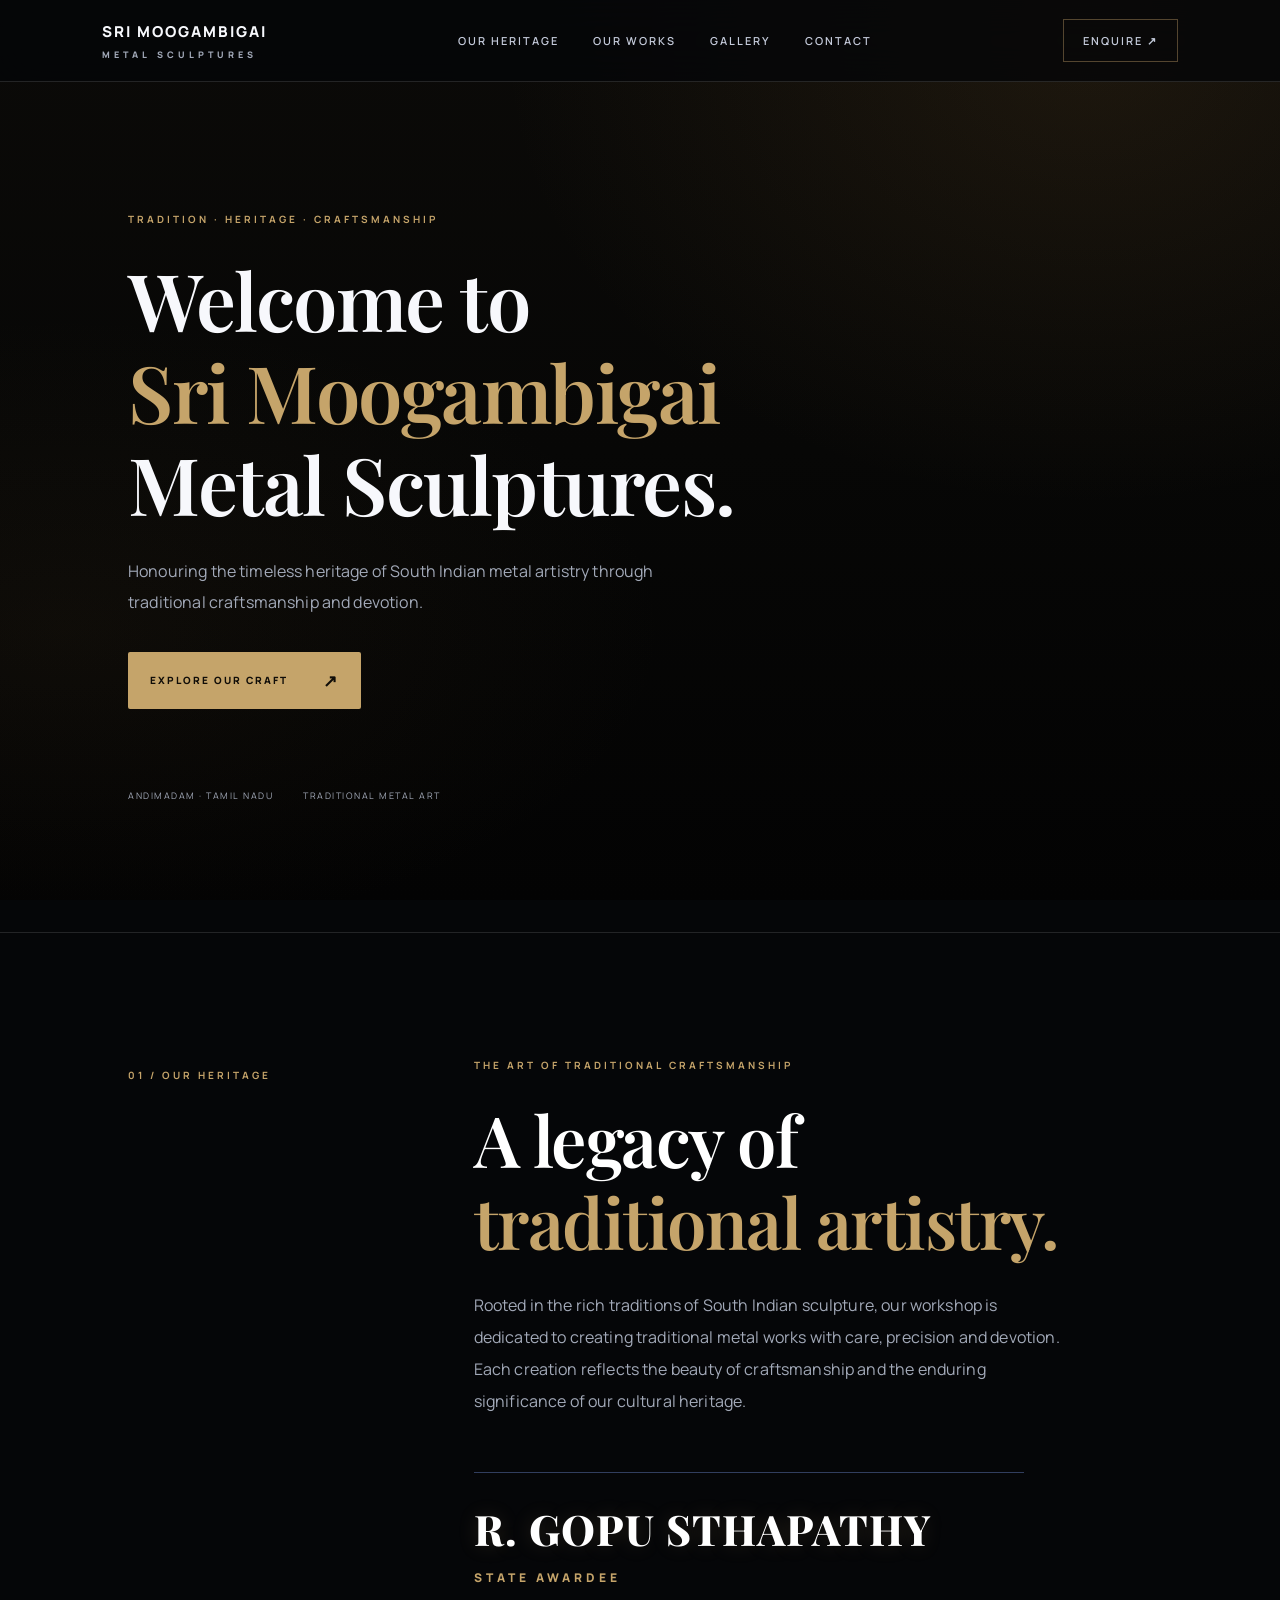
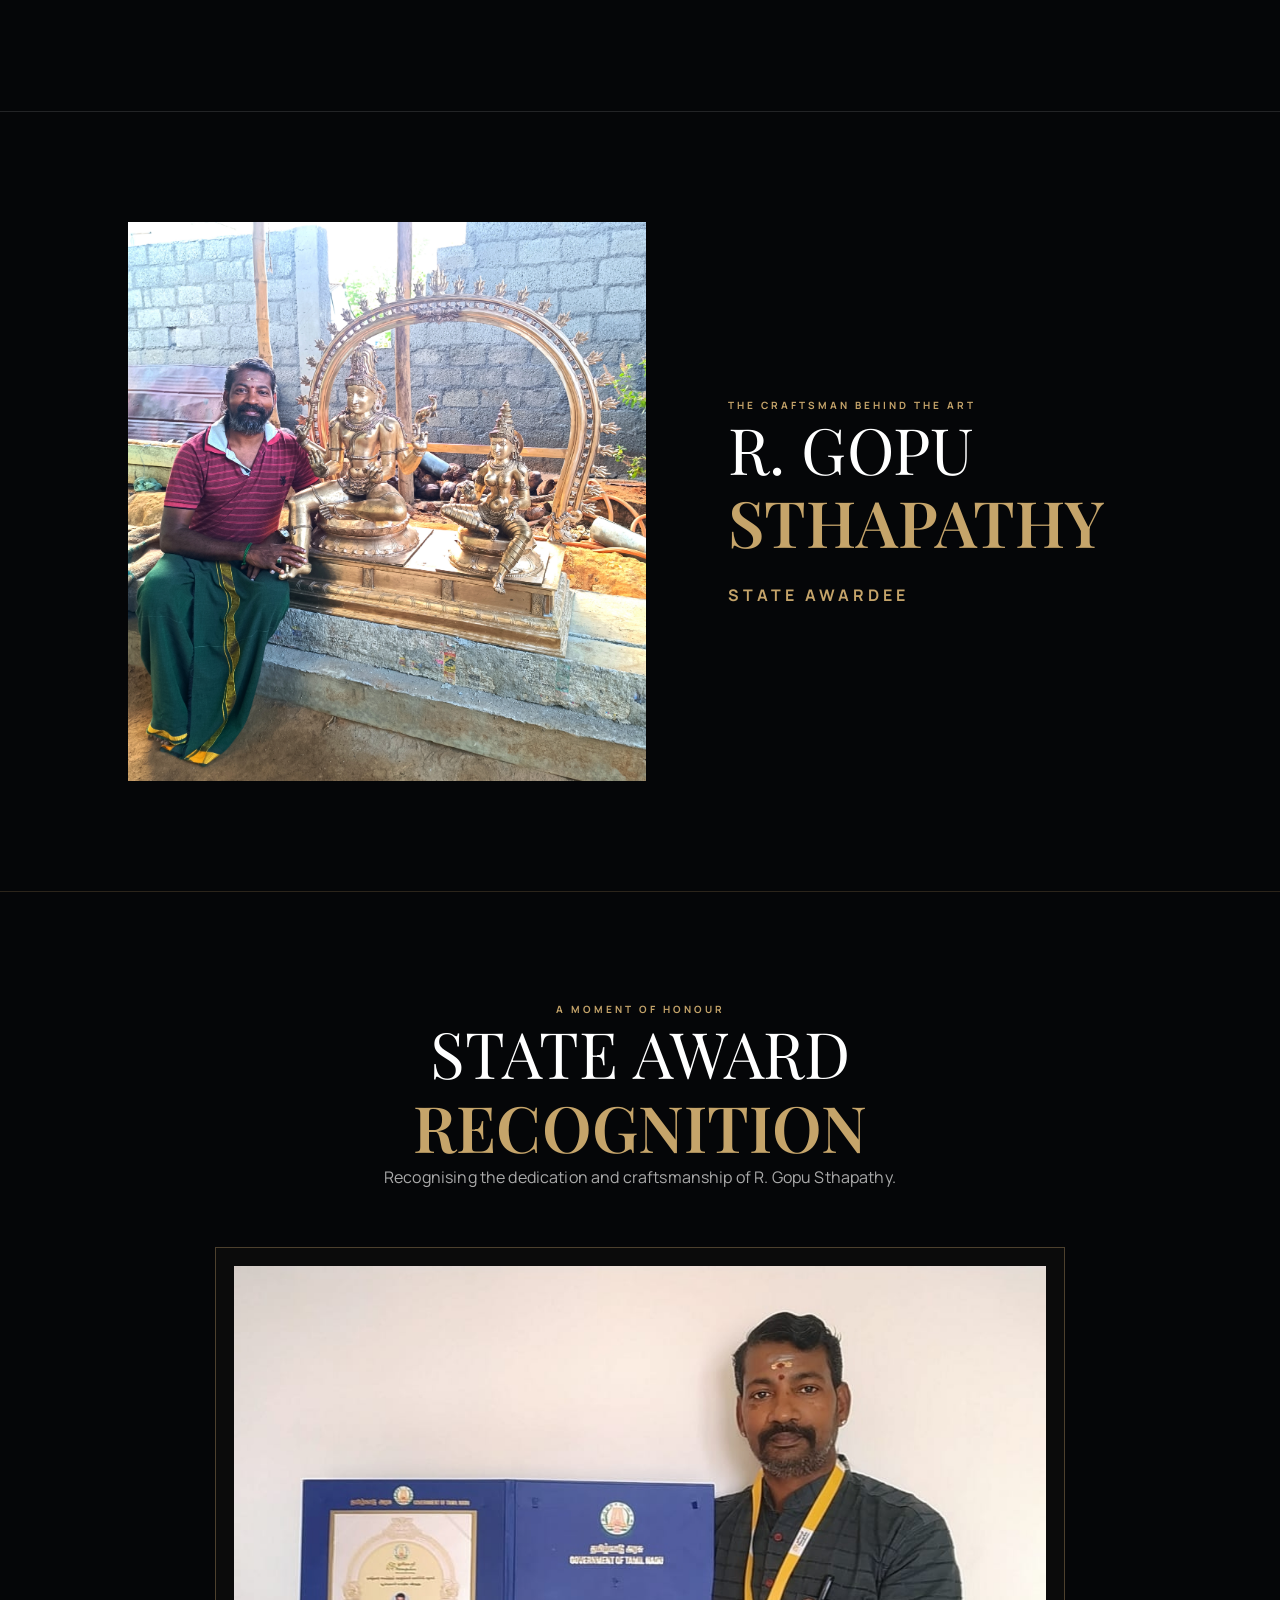
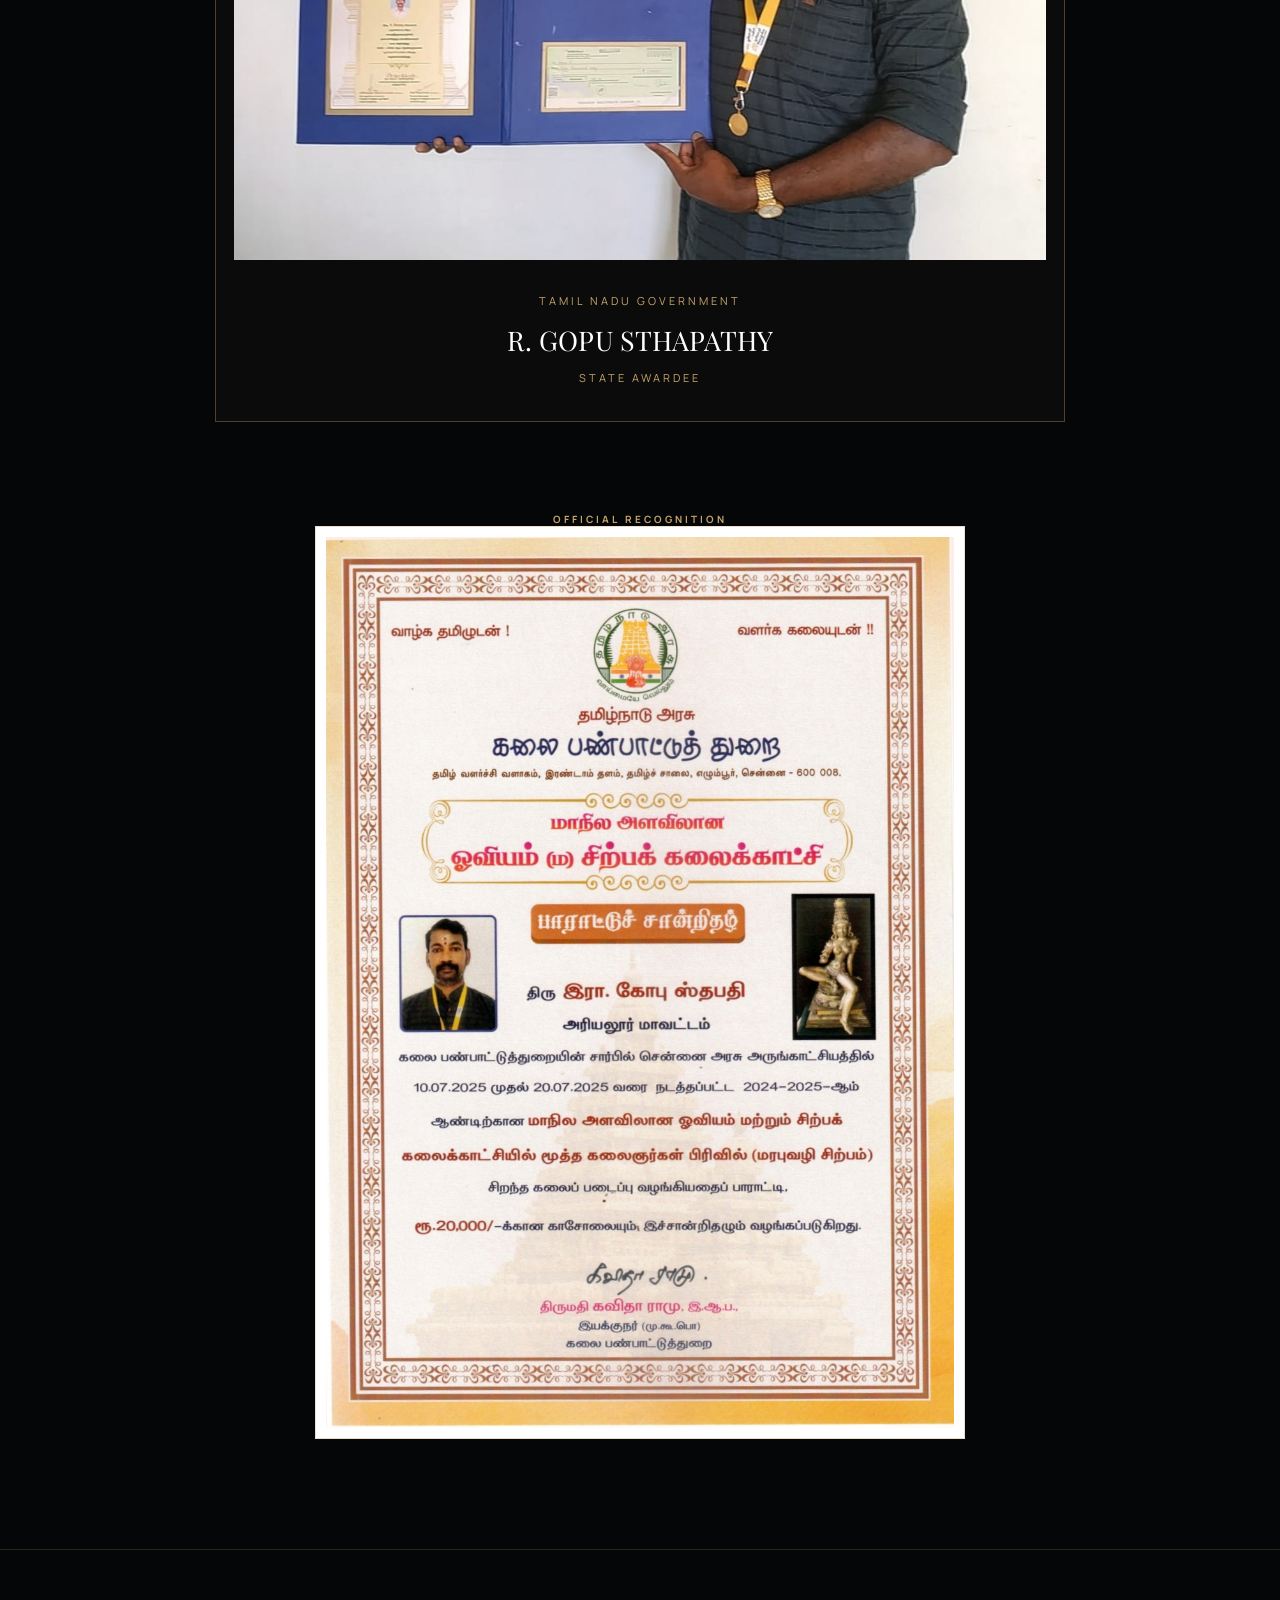
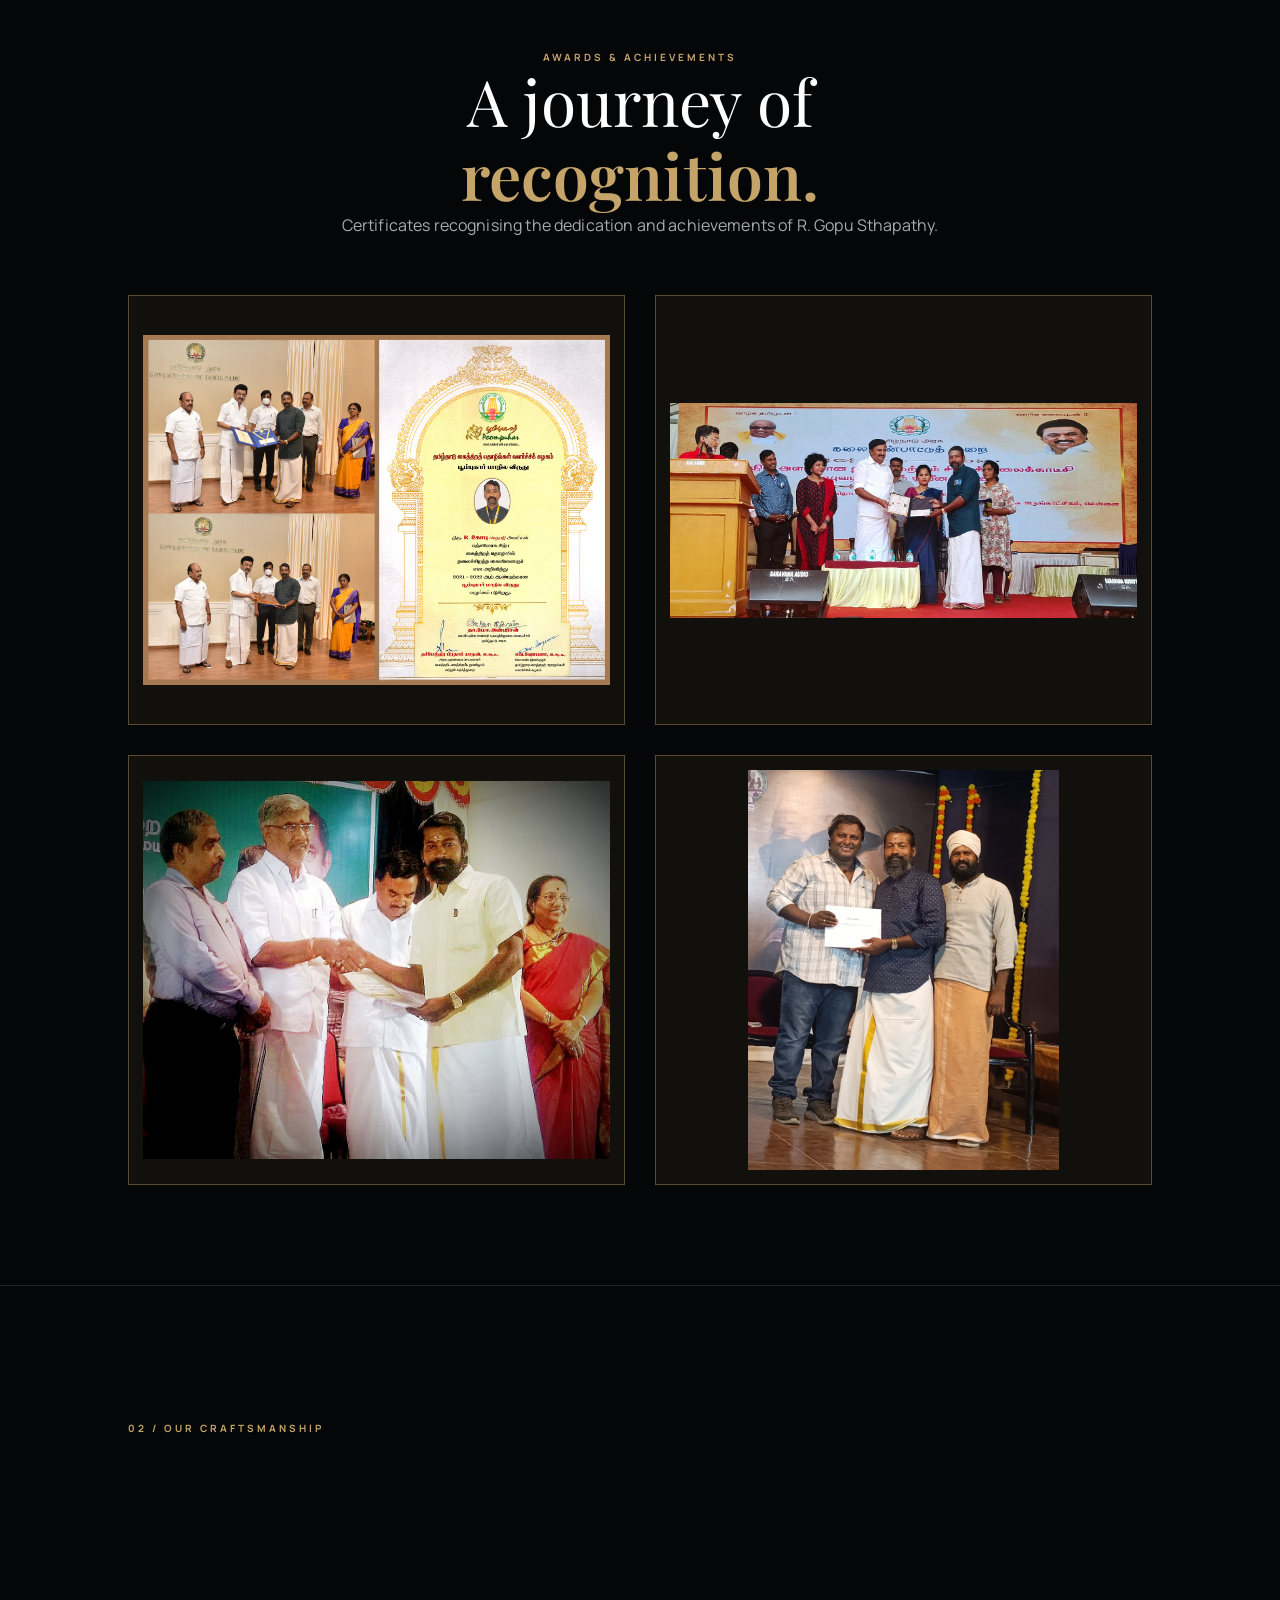
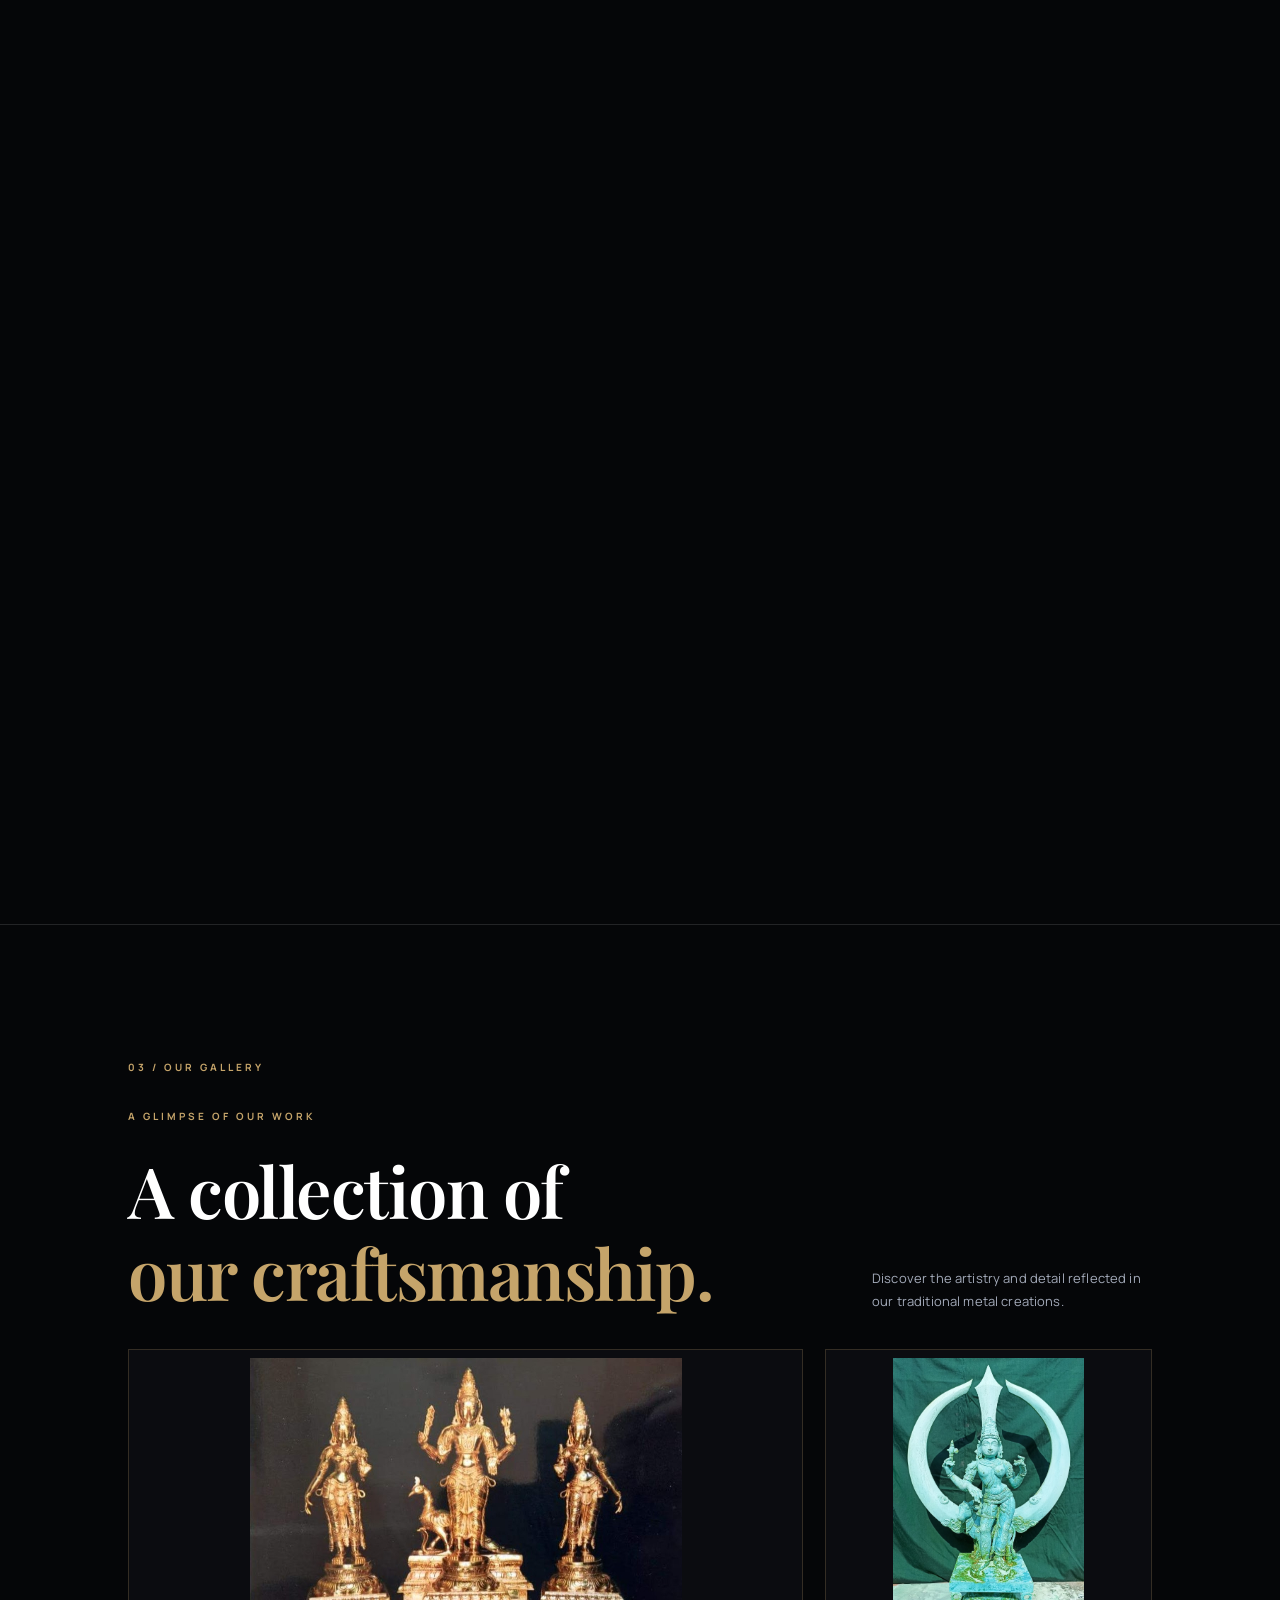
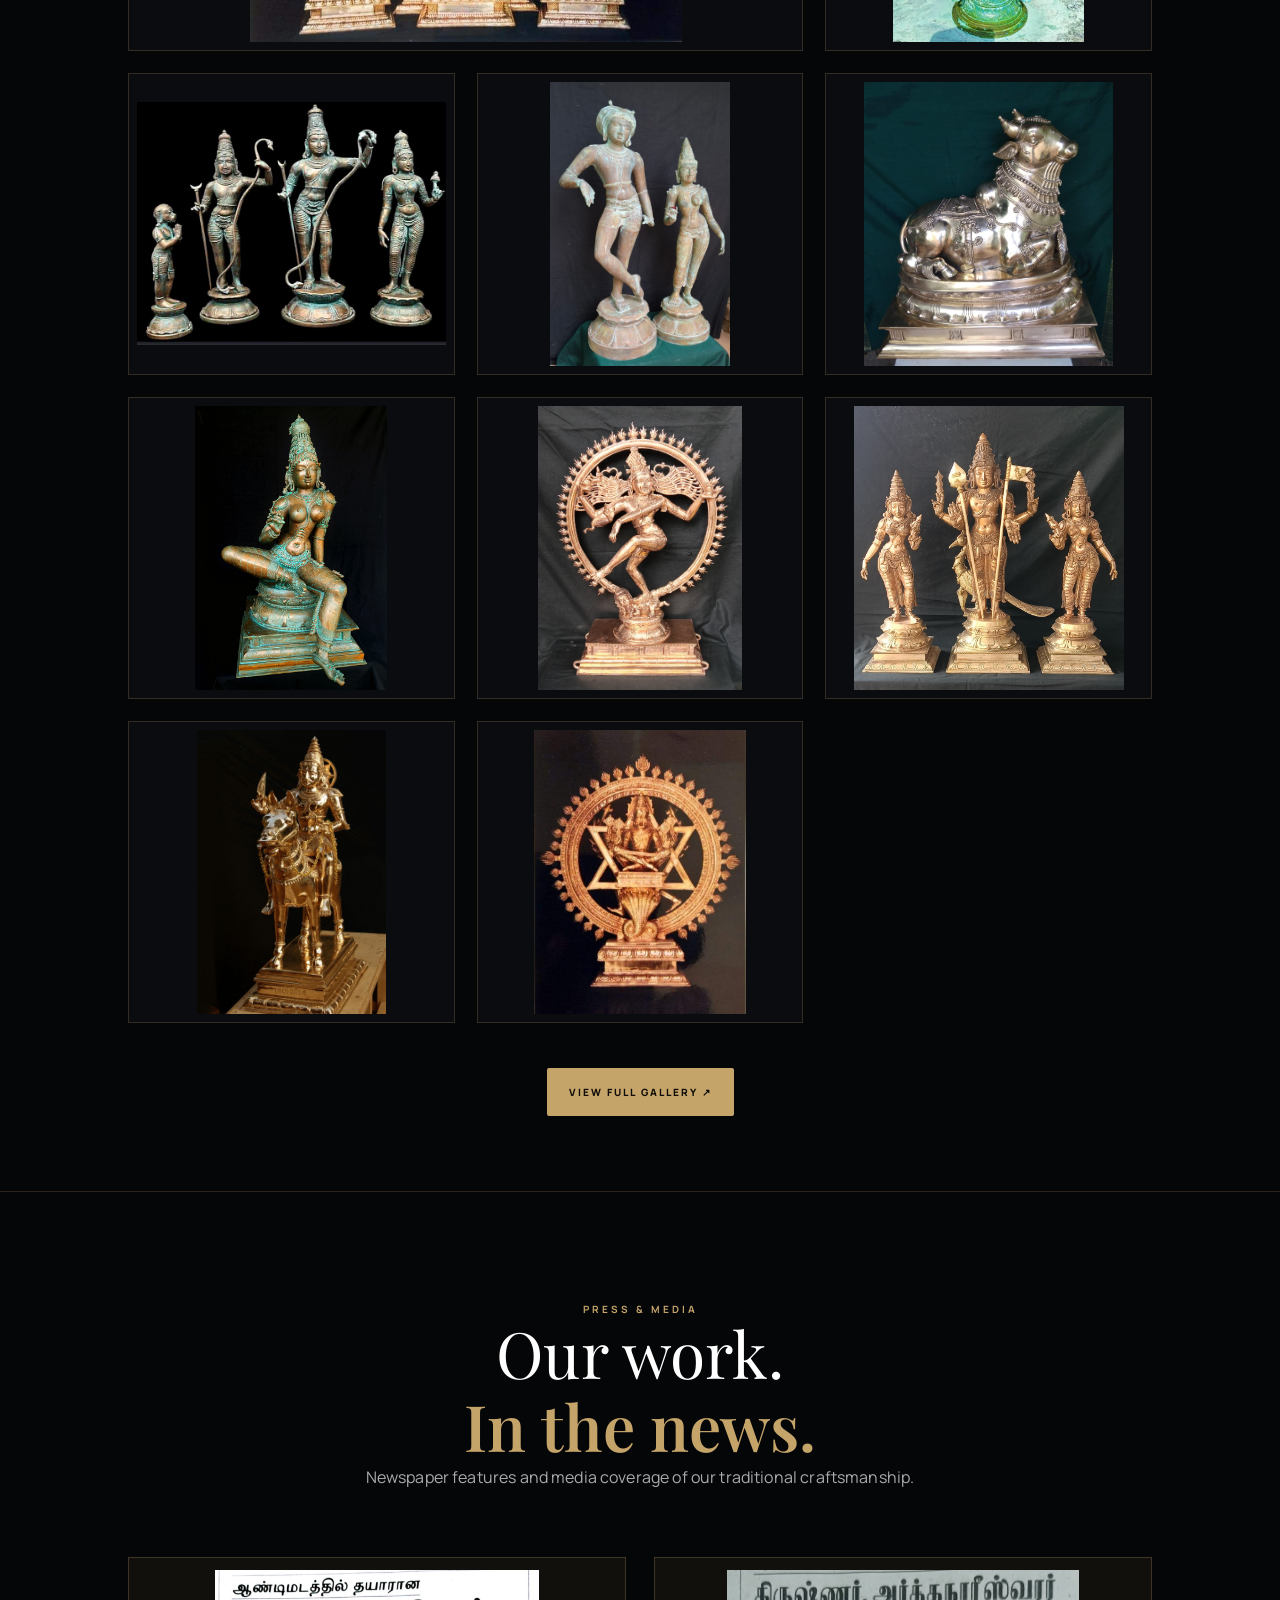
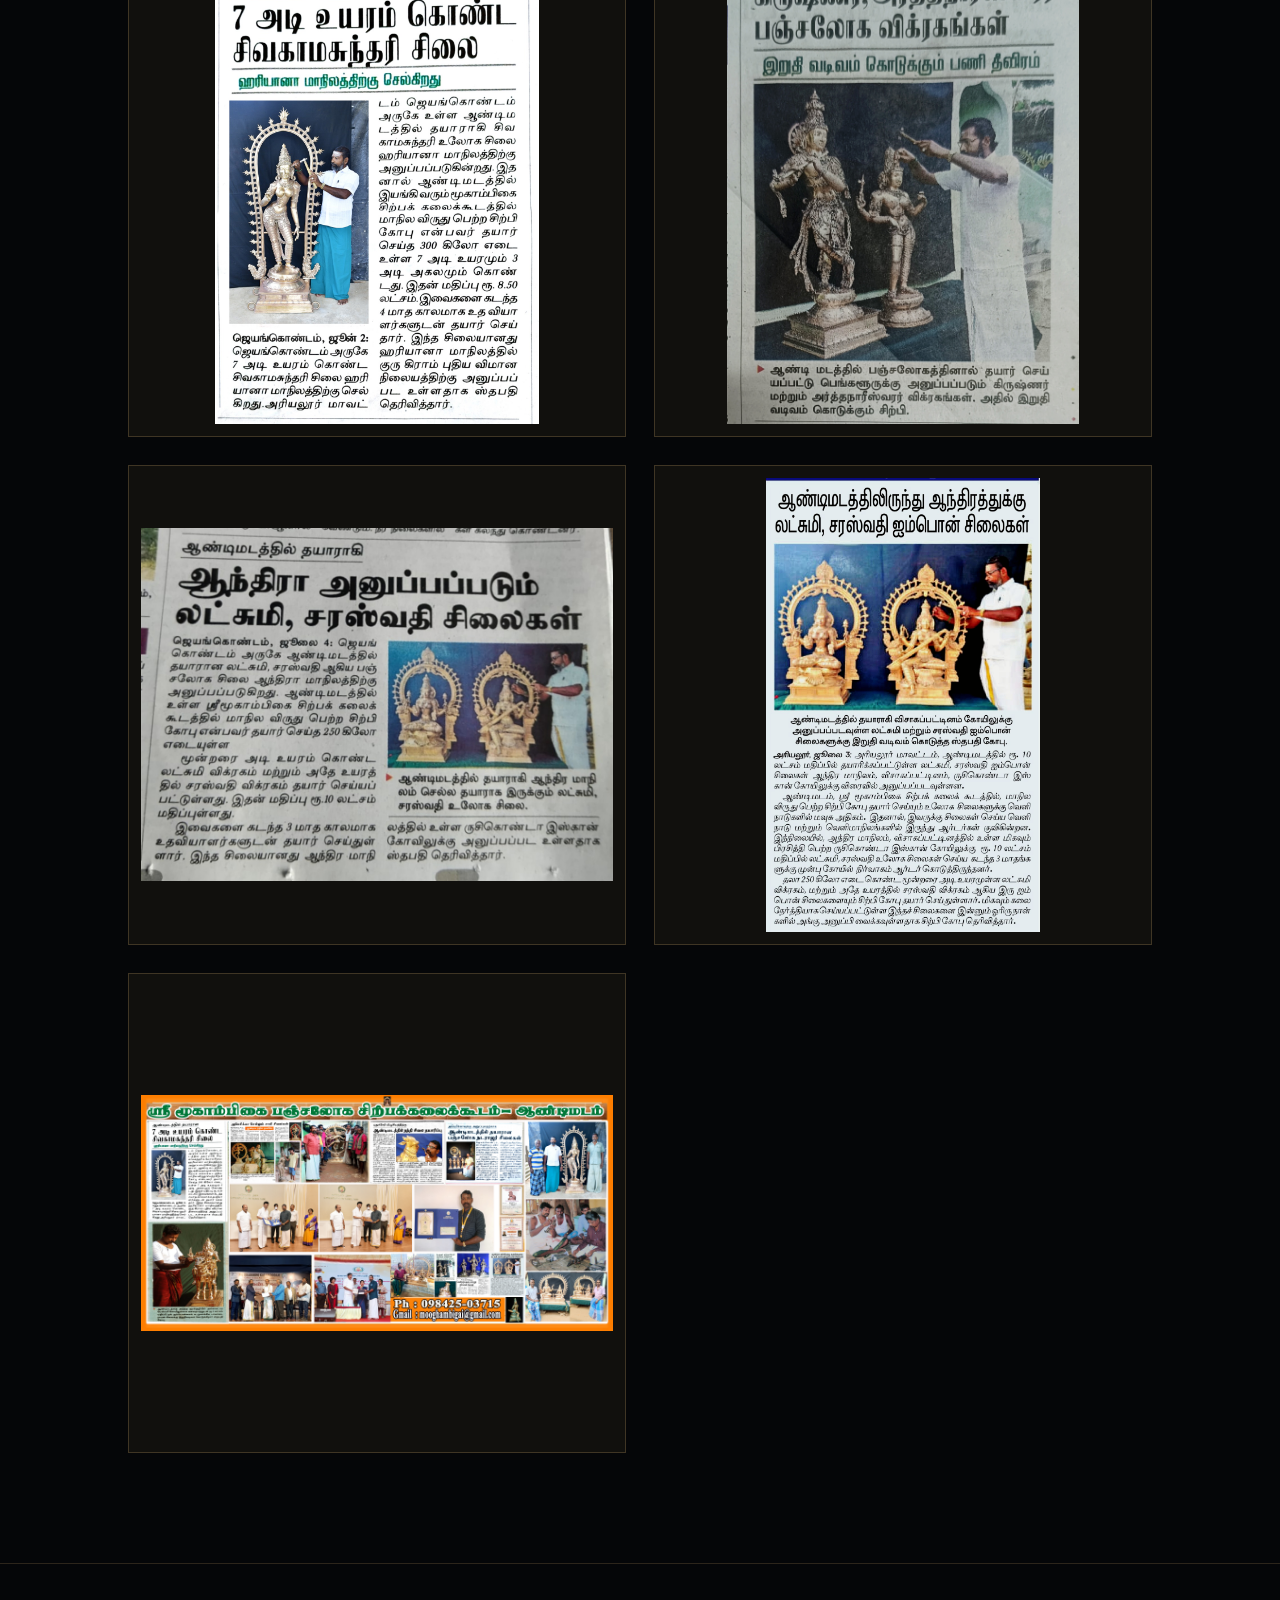
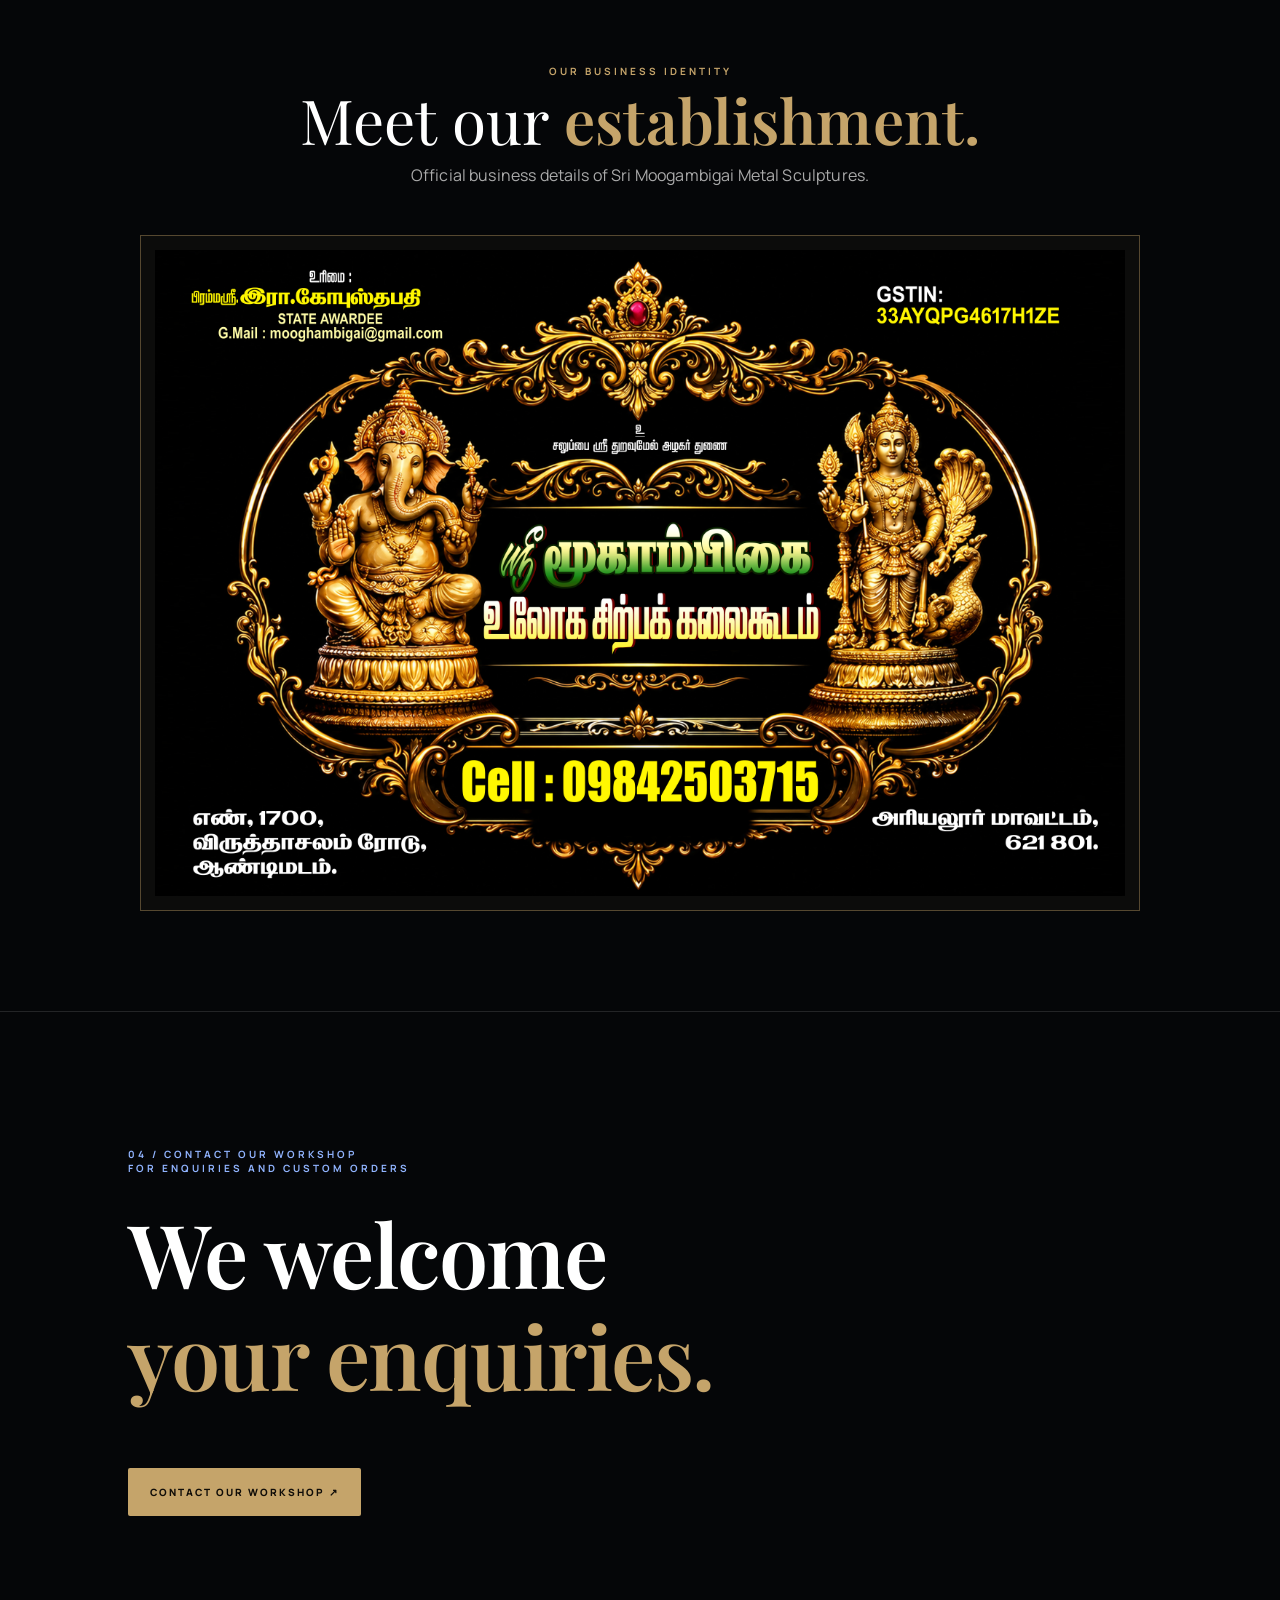
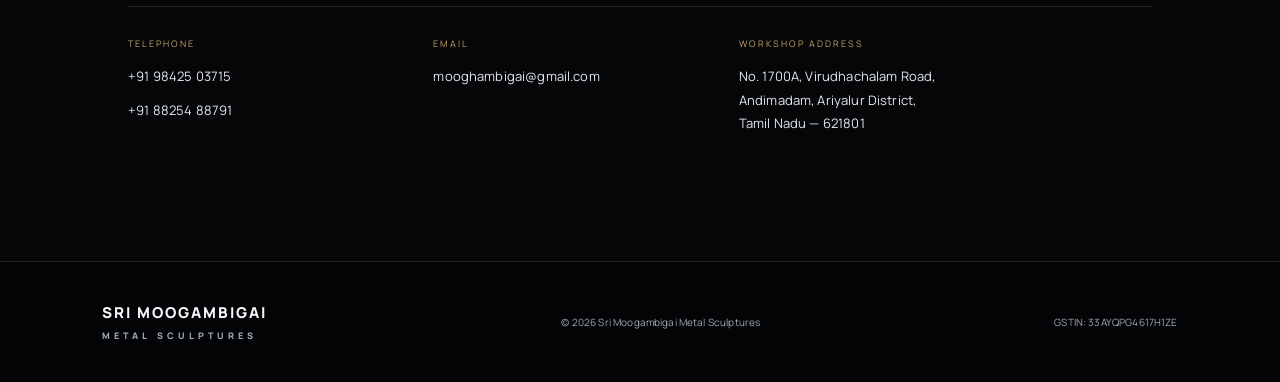
<file: index.html>
<!DOCTYPE html>
<html lang="en">
<head>
<meta charset="UTF-8">
<meta name="viewport" content="width=device-width, initial-scale=1.0">
<meta name="description" content="Sri Moogambigai Metal Sculptures – Traditional South Indian metal craftsmanship, Panchaloka Vigraham, Kavasam, Kalasam and temple sculpture works.">
<title>Sri Moogambigai Metal Sculptures | Traditional Artistry</title>
<link rel="preconnect" href="https://fonts.googleapis.com">
<link rel="preconnect" href="https://fonts.gstatic.com" crossorigin>
<link href="https://fonts.googleapis.com/css2?family=Manrope:wght@400;500;600;700;800&family=Playfair+Display:wght@500;600;700&display=swap" rel="stylesheet">
<link rel="stylesheet" href="style.css">
</head>
<body>

<header class="header">
  <a class="brand" href="#home">SRI MOOGAMBIGAI <span>METAL SCULPTURES</span></a>
  <nav>
    <a href="#about">Our Heritage</a>
    <a href="#craft">Our Works</a>
    <a href="#gallery">Gallery</a>
    <a href="#contact">Contact</a>
  </nav>
  <a class="header-contact" href="#contact">ENQUIRE ↗</a>
</header>

<main>

<section class="hero" id="home">
  <div class="hero-copy">
    <p class="eyebrow">TRADITION · HERITAGE · CRAFTSMANSHIP</p>
    <h1>Welcome to<br><em>Sri Moogambigai</em><br>Metal Sculptures.</h1>
    <p class="intro">Honouring the timeless heritage of South Indian metal artistry through traditional craftsmanship and devotion.</p>
    <a class="button" href="#craft">EXPLORE OUR CRAFT <span>↗</span></a>
    <div class="hero-note">
      <span>ANDIMADAM · TAMIL NADU</span>
      <span>TRADITIONAL METAL ART</span>
    </div>
  </div>
</section>

<section class="intro-section" id="about">
  <div class="section-label">01 / OUR HERITAGE</div>
  <div class="about-content">
    <p class="eyebrow">THE ART OF TRADITIONAL CRAFTSMANSHIP</p>
    <h2>A legacy of<br><em>traditional artistry.</em></h2>
    <p>Rooted in the rich traditions of South Indian sculpture, our workshop is dedicated to creating traditional metal works with care, precision and devotion. Each creation reflects the beauty of craftsmanship and the enduring significance of our cultural heritage.</p>
    <div class="owner-line">
      <strong>R. GOPU STHAPATHY</strong>
      <span>STATE AWARDEE</span>
    </div>
  </div>
</section>


<section class="craftsman-section">
  <div class="craftsman-image">
    <img src="appa%20work/IMG_20240814_165324%20(2).jpg"
         alt="R. Gopu Sthapathy working on a traditional Nataraja sculpture">
  </div>
  <div class="craftsman-copy">
    <p class="eyebrow">THE CRAFTSMAN BEHIND THE ART</p>
    <h2>R. GOPU<br><em>STHAPATHY</em></h2>
    <p>STATE AWARDEE</p>
  </div>
</section>

<section class="award-section" id="award">
  <div class="award-heading">
    <p class="eyebrow">A MOMENT OF HONOUR</p>
    <h2>STATE AWARD<br><em>RECOGNITION</em></h2>
    <p>Recognising the dedication and craftsmanship of R. Gopu Sthapathy.</p>
  </div>

  <div class="award-feature">
    <img src="state%20award%20photo/SAVE_20240107_221115%20(2).jpg"
         alt="R. Gopu Sthapathy holding his Tamil Nadu Government award certificate">
    <div class="award-caption">
      <span>TAMIL NADU GOVERNMENT</span>
      <h3>R. GOPU STHAPATHY</h3>
      <p>STATE AWARDEE</p>
    </div>
  </div>

  <div class="award-certificate">
    <p class="eyebrow">OFFICIAL RECOGNITION</p>
    <img src="state%20award%20photo/IMG_20250712_203028.jpg"
         alt="Tamil Nadu Government state-level art exhibition appreciation certificate">
  </div>
</section>

<section class="certificates-section" id="certificates">
  <div class="certificates-heading">
    <p class="eyebrow">AWARDS & ACHIEVEMENTS</p>
    <h2>A journey of<br><em>recognition.</em></h2>
    <p>Certificates recognising the dedication and achievements of R. Gopu Sthapathy.</p>
  </div>
  <div class="certificates-grid">
    <img src="certificate-web/certificate-01.jpg" alt="Certificate of achievement">
    <img src="certificate-web/certificate-02.jpg" alt="Certificate of achievement">
    <img src="certificate-web/certificate-03.jpg" alt="Certificate of achievement">
    <img src="certificate-web/certificate-04.jpg" alt="Certificate of achievement">
  </div>
</section>

<section class="craft-section" id="craft">
  <div class="section-label">02 / OUR CRAFTSMANSHIP</div>
  <div class="craft-heading">
    <p class="eyebrow">OUR TRADITIONAL WORKS</p>
    <h2>Traditional craft.<br><em>Timeless devotion.</em></h2>
  </div>
  <div class="craft-list">
    <div><span>01</span><h3>Panchaloka Vigraham</h3><p>Traditional sacred sculptures crafted in five metals</p></div>
    <div><span>02</span><h3>Kavasam</h3><p>Traditional ornamental metal coverings</p></div>
    <div><span>03</span><h3>Kalasam</h3><p>Traditional temple kalasam works</p></div>
    <div><span>04</span><h3>Kodimaram</h3><p>Traditional temple flagstaff works</p></div>
    <div><span>05</span><h3>Thiruvachi</h3><p>Traditional ornamental metal frames</p></div>
    <div><span>06</span><h3>Other Sculpture Works</h3><p>Custom traditional metal sculpture works</p></div>
  </div>
</section>

<section class="gallery-section" id="gallery">
  <div class="section-label">03 / OUR GALLERY</div>
  <div class="gallery-heading">
    <div>
      <p class="eyebrow">A GLIMPSE OF OUR WORK</p>
      <h2>A collection of<br><em>our craftsmanship.</em></h2>
    </div>
    <p>Discover the artistry and detail reflected in our traditional metal creations.</p>
  </div>
  <div class="gallery-grid" id="gallery-grid"></div>
</section>

<section class="press-section" id="press">
  <div class="press-heading">
    <p class="eyebrow">PRESS & MEDIA</p>
    <h2>Our work.<br><em>In the news.</em></h2>
    <p>Newspaper features and media coverage of our traditional craftsmanship.</p>
  </div>

  <div class="press-grid">
    <img src="appa%20news/IMG-20260602-WA0091%20(3).jpg" alt="Newspaper coverage">
    <img src="appa%20news/IMG_20250817_140459.jpg" alt="Newspaper coverage">
    <img src="appa%20news/IMG_20260704_075530%20(3).jpg" alt="Media coverage">
    <img src="appa%20news/IMG_20260704_155817%20(2).jpg" alt="Newspaper coverage">
    <img src="appa%20news/SAVE_20260824_204521%20(2).jpg" alt="Press feature">
  </div>
</section>

<section class="visiting-card-section" id="business-card">
  <div class="visiting-card-heading">
    <p class="eyebrow">OUR BUSINESS IDENTITY</p>
    <h2>Meet our <em>establishment.</em></h2>
    <p>Official business details of Sri Moogambigai Metal Sculptures.</p>
  </div>
  <div class="visiting-card-image">
    <img src="visiting%20card/SAVE_20260707_143714%20(3).jpg"
         alt="Official visiting card of Sri Moogambigai Metal Sculptures">
  </div>
</section>

<section class="contact-section" id="contact">
  <div class="section-label">04 / CONTACT OUR WORKSHOP</div>
  <p class="eyebrow">FOR ENQUIRIES AND CUSTOM ORDERS</p>
  <h2>We welcome<br><em>your enquiries.</em></h2>
  <a class="button light" href="https://wa.me/919842503715">CONTACT OUR WORKSHOP ↗</a>
  <div class="contact-details">
    <div><span>TELEPHONE</span><a href="tel:+919842503715">+91 98425 03715</a><a href="tel:+918825488791">+91 88254 88791</a></div>
    <div><span>EMAIL</span><a href="mailto:mooghambigai@gmail.com">mooghambigai@gmail.com</a></div>
    <div><span>WORKSHOP ADDRESS</span><p>No. 1700A, Virudhachalam Road,<br>Andimadam, Ariyalur District,<br>Tamil Nadu — 621801</p></div>
  </div>
</section>

</main>

<footer>
  <a class="brand" href="#home">SRI MOOGAMBIGAI <span>METAL SCULPTURES</span></a>
  <p>© 2026 Sri Moogambigai Metal Sculptures</p>
  <p>GSTIN: 33AYQPG4617H1ZE</p>
</footer>

<script src="script.js"></script>
</body>
</html>
</file>
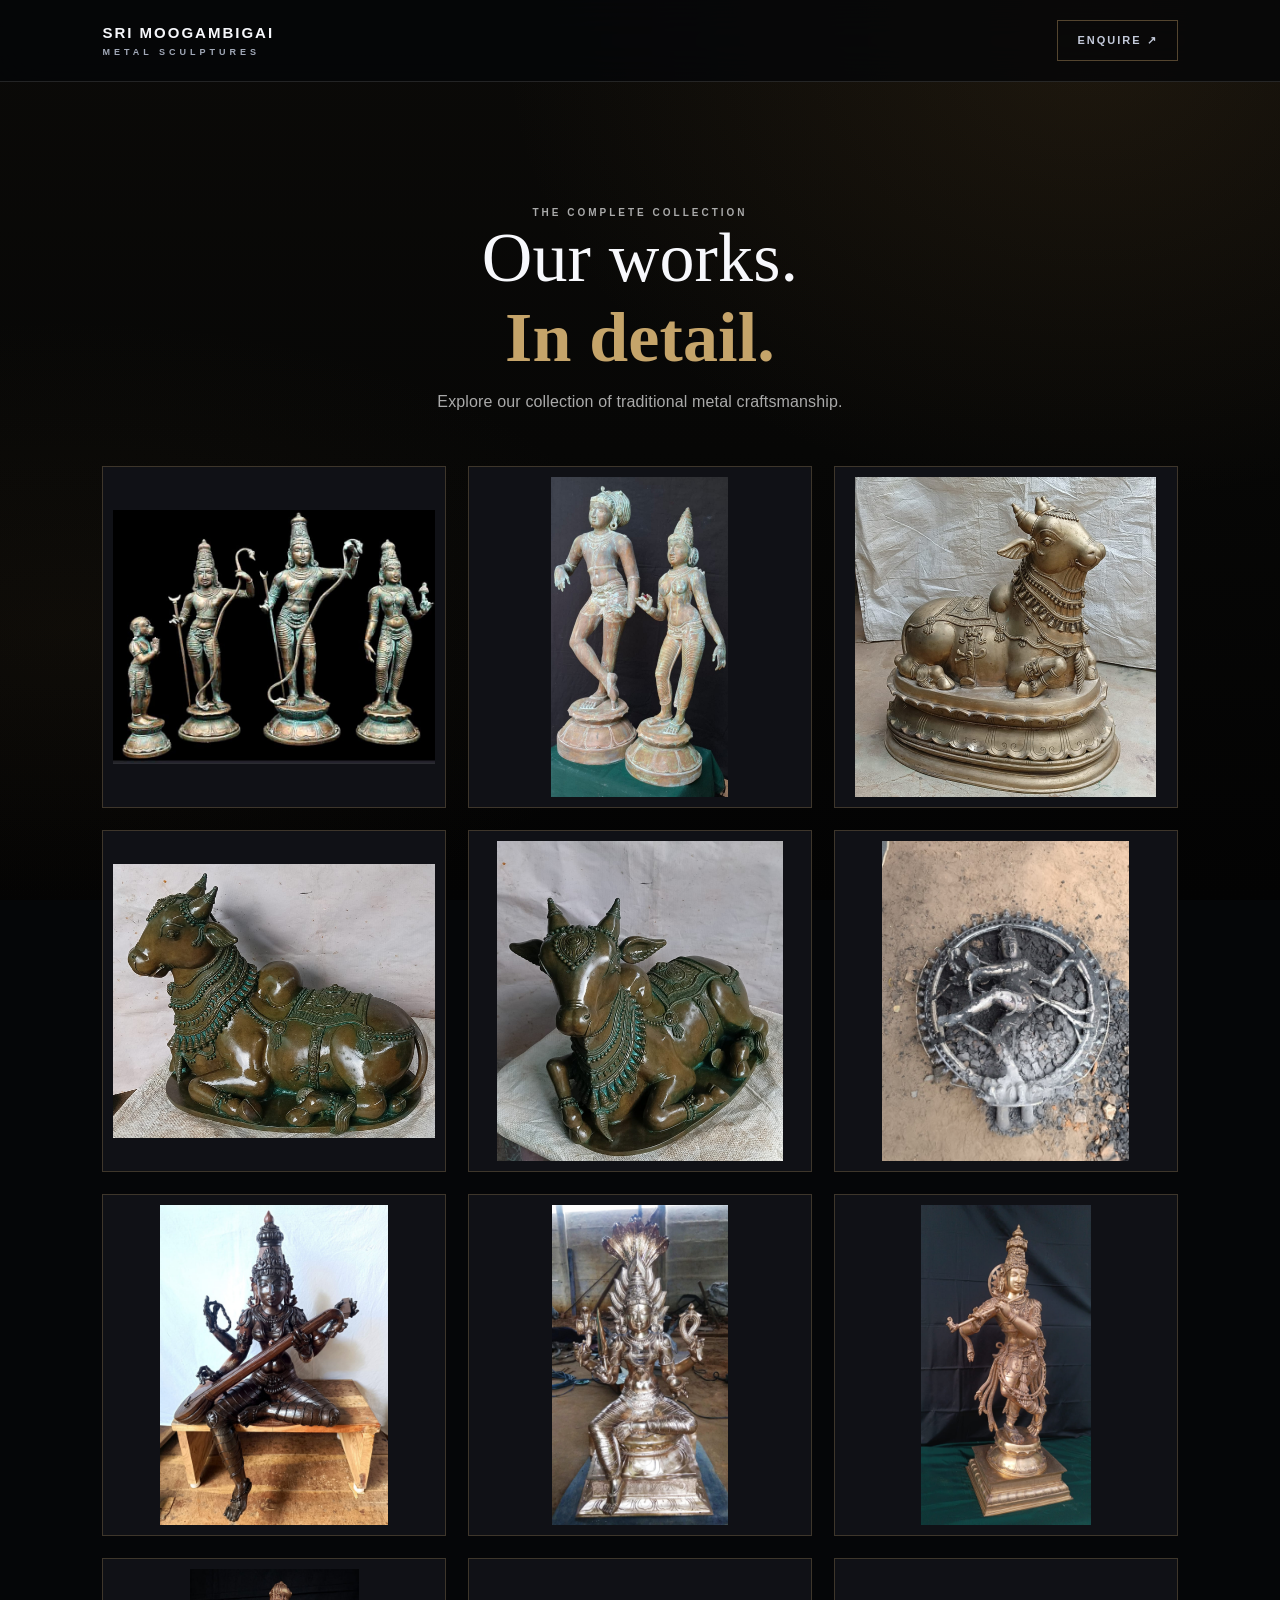
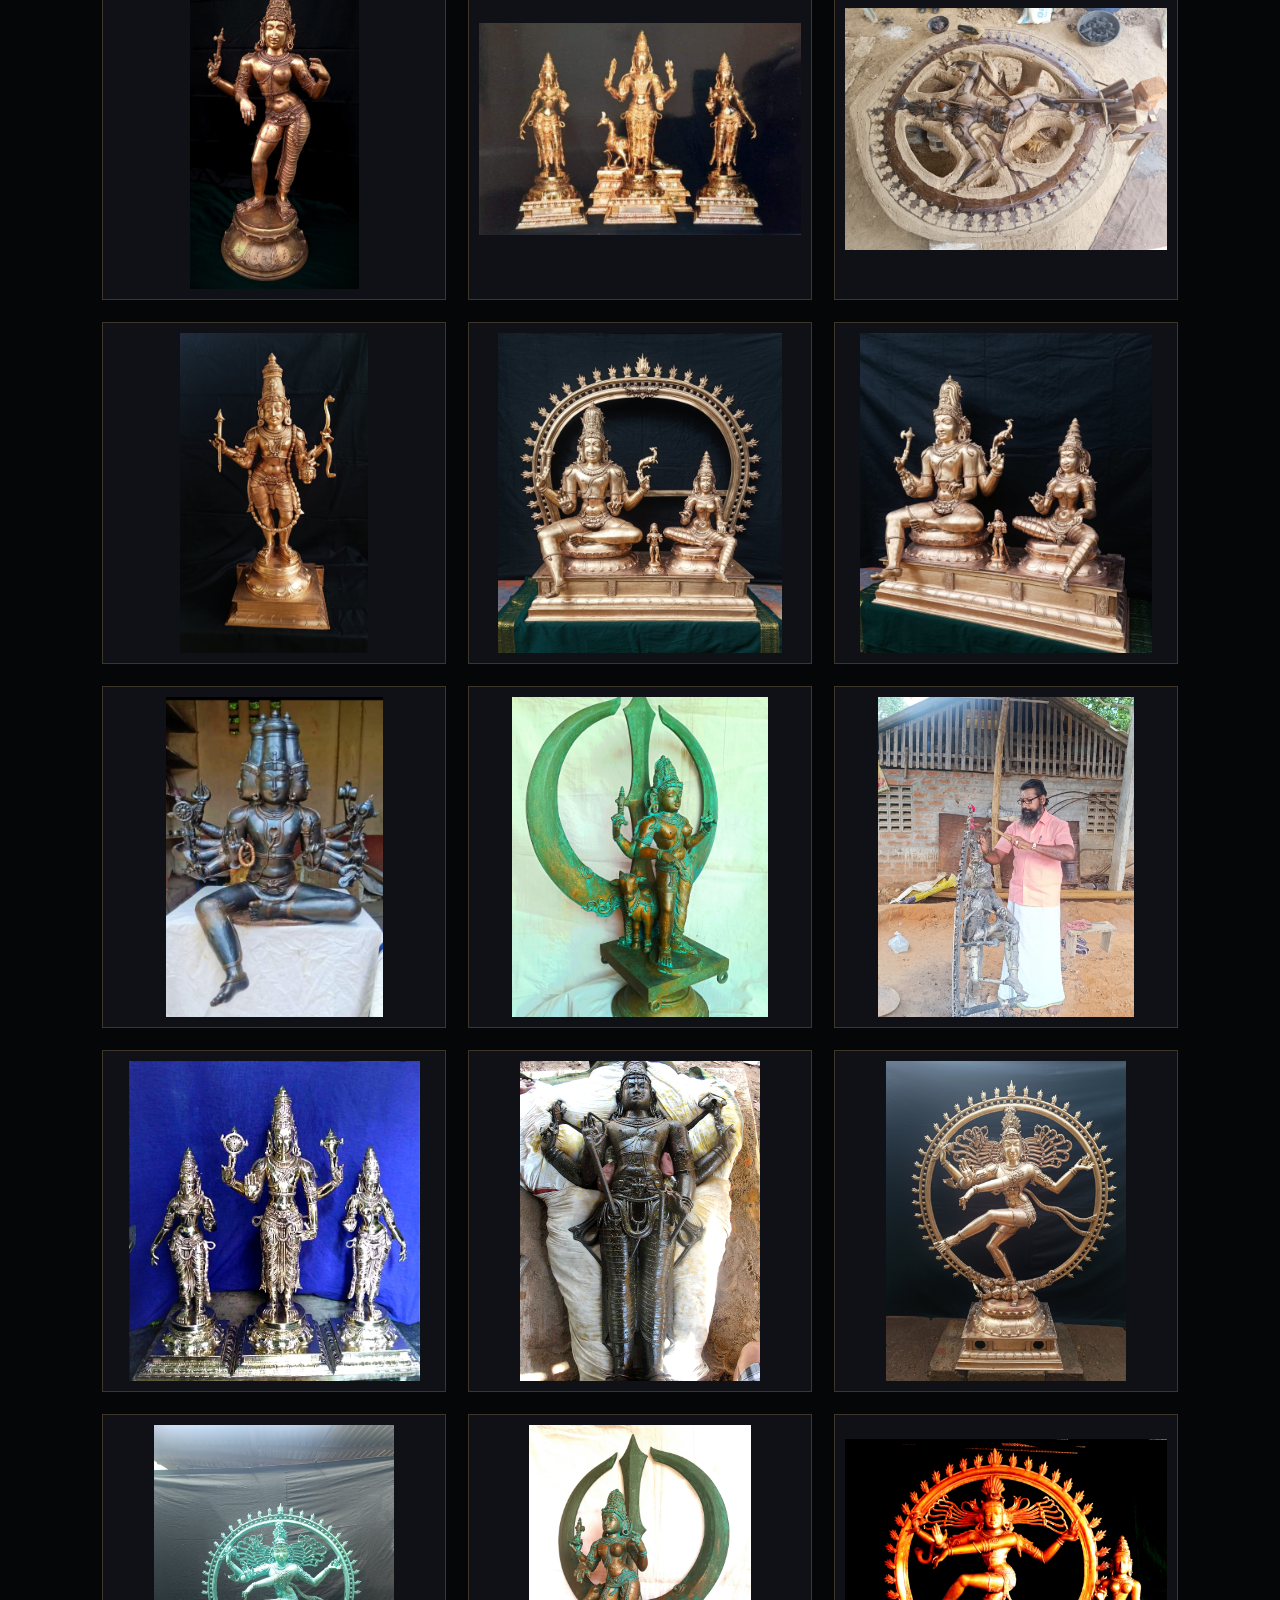
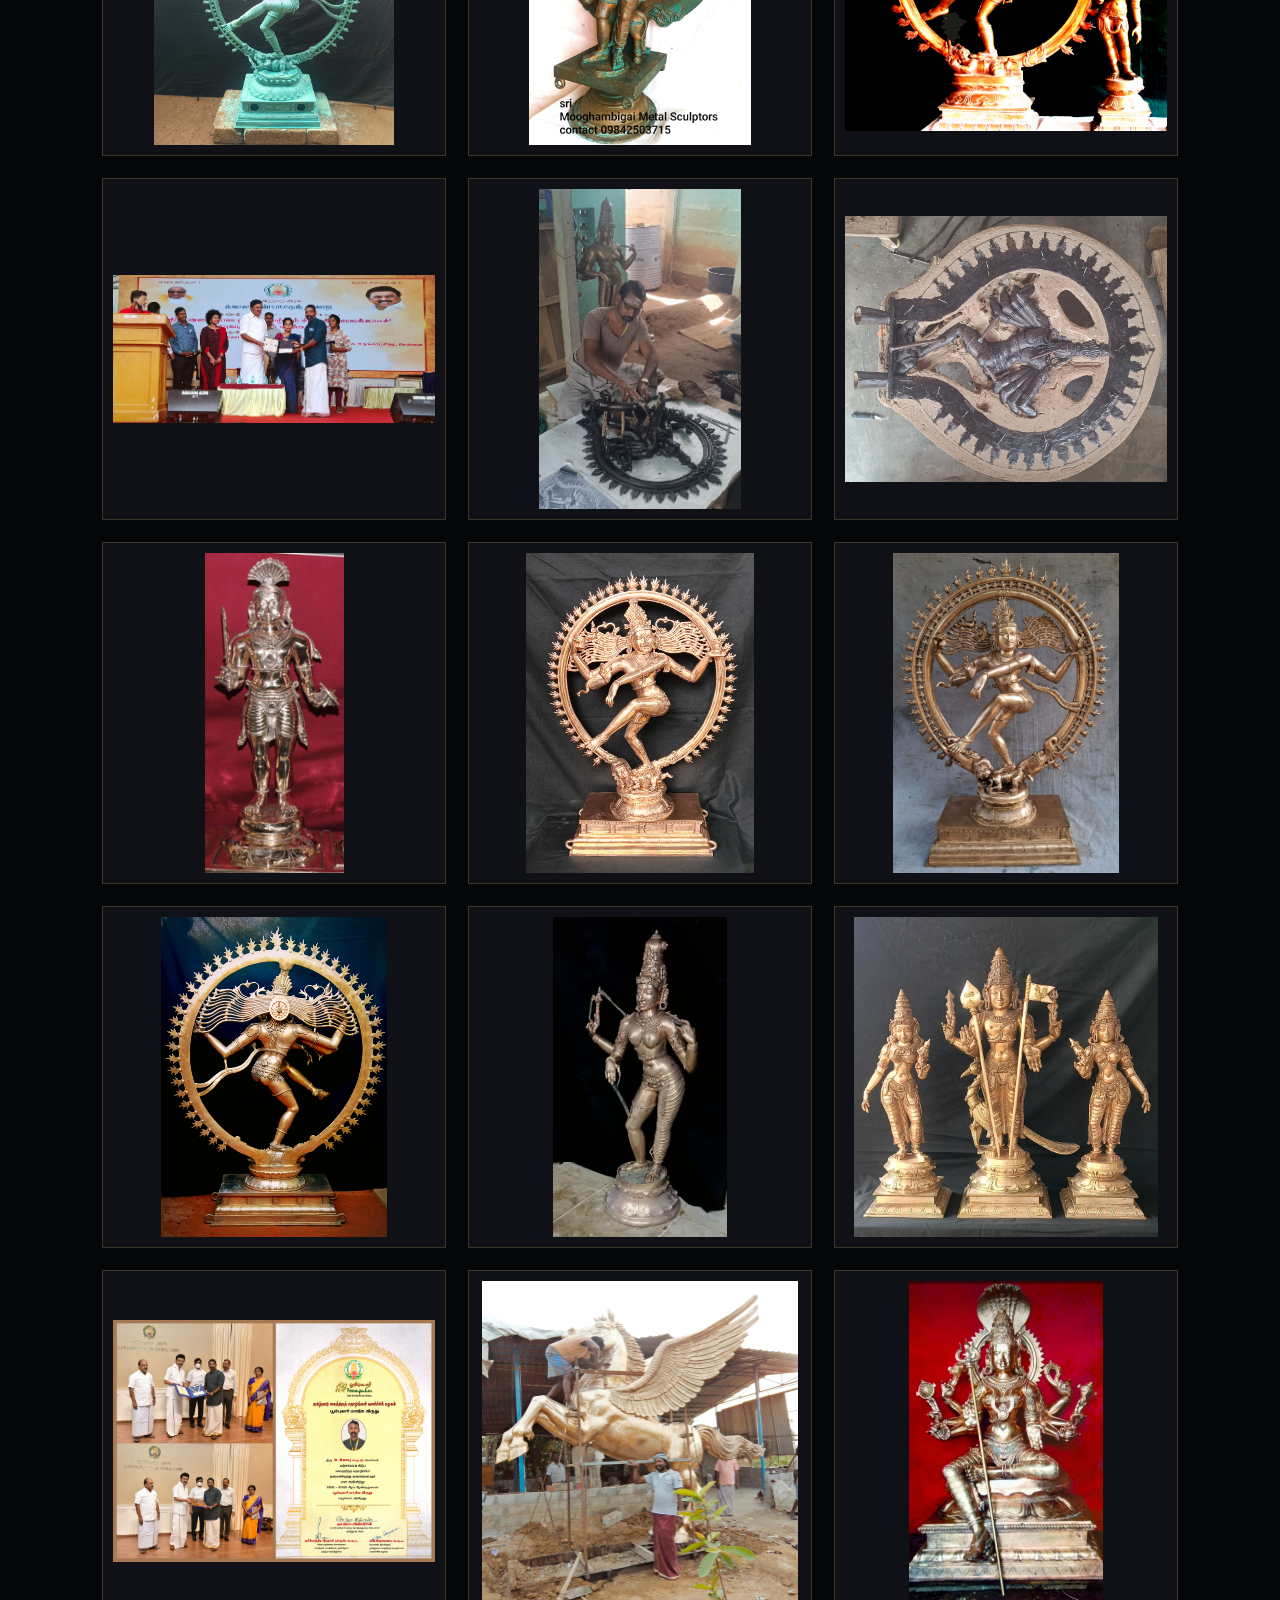
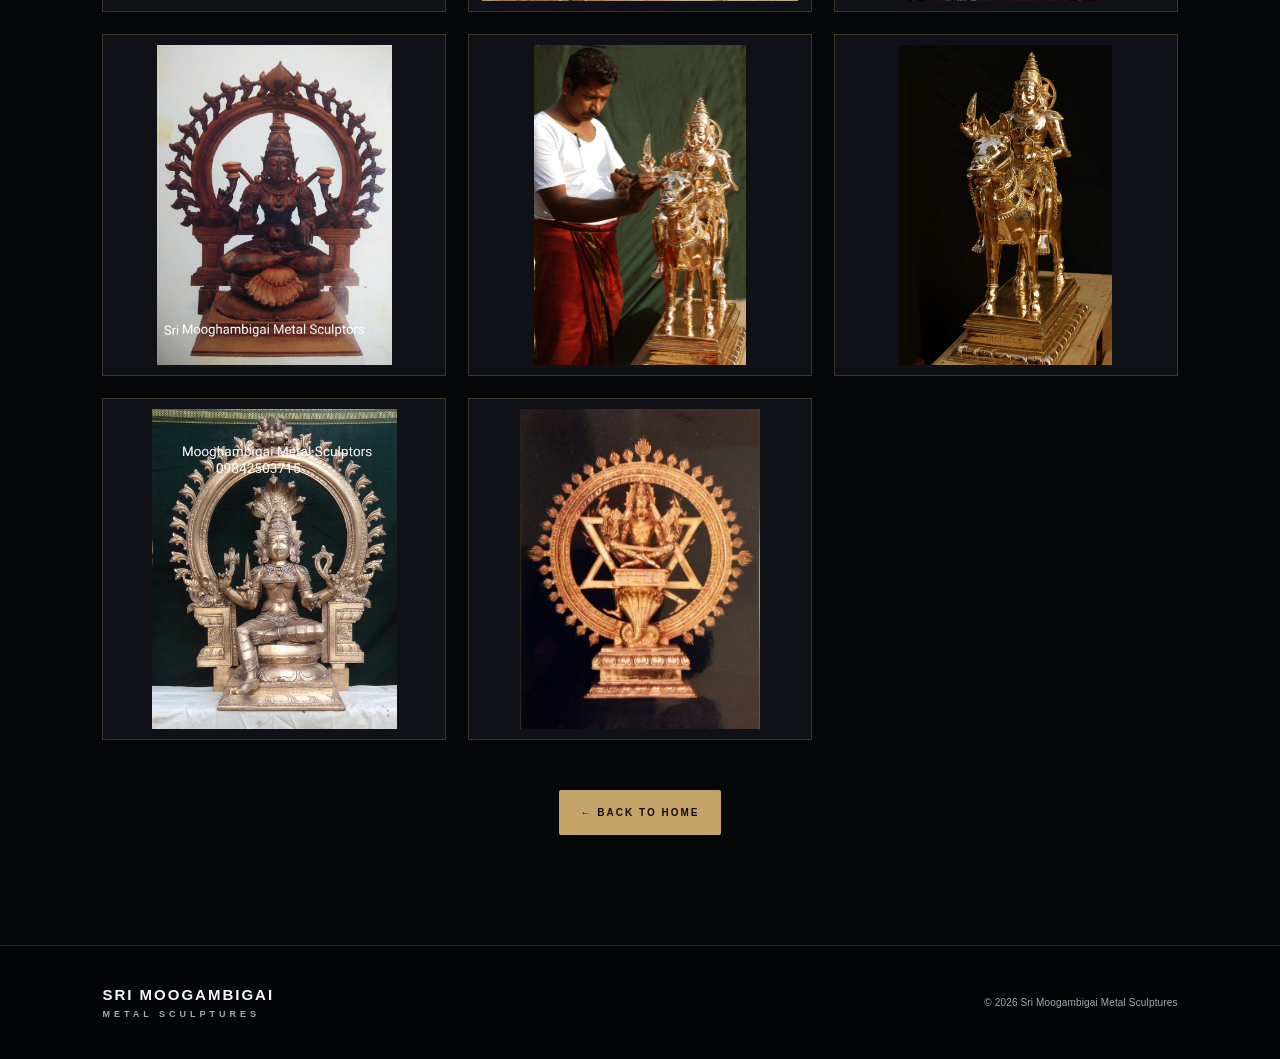
<file: gallery.html>
<!DOCTYPE html>
<html lang="en">
<head>
<meta charset="UTF-8">
<meta name="viewport" content="width=device-width, initial-scale=1.0">
<title>Full Gallery | Sri Moogambigai Metal Sculptures</title>
<link rel="stylesheet" href="style.css">
<style>
.full-gallery { padding: 110px 8%; }
.gallery-top { text-align:center; margin-bottom:55px; }
.gallery-top h1 { font-family:'Playfair Display',serif; font-size:clamp(40px,6vw,70px); }
.gallery-top h1 em { color:#c5a46a; }
.gallery-top p { color:#aaa; margin-top:15px; }
.all-photos { display:grid; grid-template-columns:repeat(3,minmax(0,1fr)); gap:22px; }
.all-photos figure { margin:0; padding:10px; background:#101116; border:1px solid rgba(197,164,106,.25); }
.all-photos img { display:block; width:100%; height:320px; object-fit:contain; }
.back-home { display:table; margin:50px auto 0; }
@media(max-width:800px) { .full-gallery {padding:80px 6%;} .all-photos {grid-template-columns:repeat(2,minmax(0,1fr));} .all-photos img {height:240px;} }
@media(max-width:480px) { .all-photos {grid-template-columns:1fr;} .all-photos img {height:280px;} }
</style>
</head>
<body>
<header class="header">
<a class="brand" href="index.html">SRI MOOGAMBIGAI <span>METAL SCULPTURES</span></a>
<a class="header-contact" href="index.html#contact">ENQUIRE ↗</a>
</header>
<main class="full-gallery">
<div class="gallery-top">
<p class="eyebrow">THE COMPLETE COLLECTION</p>
<h1>Our works.<br><em>In detail.</em></h1>
<p>Explore our collection of traditional metal craftsmanship.</p>
</div>
<div class="all-photos">
<figure><img src="images/IMG-20250122-WA0059%20%283%29.jpg" alt="Traditional metal sculpture 1" loading="lazy"></figure>
<figure><img src="images/IMG-20250624-WA0031%20%282%29.jpg" alt="Traditional metal sculpture 2" loading="lazy"></figure>
<figure><img src="images/IMG-20250903-WA0113%20%282%29.jpg" alt="Traditional metal sculpture 3" loading="lazy"></figure>
<figure><img src="images/IMG-20251209-WA0051%20%282%29.jpg" alt="Traditional metal sculpture 4" loading="lazy"></figure>
<figure><img src="images/IMG-20251209-WA0055%20%282%29.jpg" alt="Traditional metal sculpture 5" loading="lazy"></figure>
<figure><img src="images/IMG-20261115-WA0003%20%283%29.jpg" alt="Traditional metal sculpture 6" loading="lazy"></figure>
<figure><img src="images/IMG-20261115-WA0004%20%283%29.jpg" alt="Traditional metal sculpture 7" loading="lazy"></figure>
<figure><img src="images/IMG-20261115-WA0005%20%282%29.jpg" alt="Traditional metal sculpture 8" loading="lazy"></figure>
<figure><img src="images/IMG-20261115-WA0015%20%283%29.jpg" alt="Traditional metal sculpture 9" loading="lazy"></figure>
<figure><img src="images/IMG-20261115-WA0018%20%283%29.jpg" alt="Traditional metal sculpture 10" loading="lazy"></figure>
<figure><img src="images/IMG-20261115-WA0024.jpg" alt="Traditional metal sculpture 11" loading="lazy"></figure>
<figure><img src="images/IMG-20261115-WA0026%20%283%29.jpg" alt="Traditional metal sculpture 12" loading="lazy"></figure>
<figure><img src="images/IMG-20261115-WA0028.jpg" alt="Traditional metal sculpture 13" loading="lazy"></figure>
<figure><img src="images/IMG-20261115-WA0031%20%283%29.jpg" alt="Traditional metal sculpture 14" loading="lazy"></figure>
<figure><img src="images/IMG-20261115-WA0032%20%282%29.jpg" alt="Traditional metal sculpture 15" loading="lazy"></figure>
<figure><img src="images/IMG_20220420_213831%20%283%29.jpg" alt="Traditional metal sculpture 16" loading="lazy"></figure>
<figure><img src="images/IMG_20230424_191722_816%20%283%29.jpg" alt="Traditional metal sculpture 17" loading="lazy"></figure>
<figure><img src="images/IMG_20231122_221435_471%20%283%29.jpg" alt="Traditional metal sculpture 18" loading="lazy"></figure>
<figure><img src="images/IMG_20240119_211749%20%283%29.jpg" alt="Traditional metal sculpture 19" loading="lazy"></figure>
<figure><img src="images/IMG_20240609_213317%20%283%29.jpg" alt="Traditional metal sculpture 20" loading="lazy"></figure>
<figure><img src="images/IMG_20241209_162621%20%282%29.jpg" alt="Traditional metal sculpture 21" loading="lazy"></figure>
<figure><img src="images/IMG_20241210_103734.jpg" alt="Traditional metal sculpture 22" loading="lazy"></figure>
<figure><img src="images/IMG_20250705_210000.jpg" alt="Traditional metal sculpture 23" loading="lazy"></figure>
<figure><img src="images/IMG_20250709_091515.jpg" alt="Traditional metal sculpture 24" loading="lazy"></figure>
<figure><img src="images/IMG_20250710_215916.jpg" alt="Traditional metal sculpture 25" loading="lazy"></figure>
<figure><img src="images/IMG_20250814_110651.jpg" alt="Traditional metal sculpture 26" loading="lazy"></figure>
<figure><img src="images/IMG_20250903_163817%20%282%29.jpg" alt="Traditional metal sculpture 27" loading="lazy"></figure>
<figure><img src="images/IMG_20250904_145607%20%282%29.jpg" alt="Traditional metal sculpture 28" loading="lazy"></figure>
<figure><img src="images/IMG_20251205_130456%20%283%29.jpg" alt="Traditional metal sculpture 29" loading="lazy"></figure>
<figure><img src="images/IMG_20251212_122651%20%282%29.jpg" alt="Traditional metal sculpture 30" loading="lazy"></figure>
<figure><img src="images/IMG_20260830_221156%20%283%29.jpg" alt="Traditional metal sculpture 31" loading="lazy"></figure>
<figure><img src="images/IMG_20260929_202407%20%283%29.jpg" alt="Traditional metal sculpture 32" loading="lazy"></figure>
<figure><img src="images/IMG_20261117_124550.jpg" alt="Traditional metal sculpture 33" loading="lazy"></figure>
<figure><img src="images/SAVE_20220519_210121%20%282%29.jpg" alt="Traditional metal sculpture 34" loading="lazy"></figure>
<figure><img src="images/SAVE_20240107_220501%20%283%29.jpg" alt="Traditional metal sculpture 35" loading="lazy"></figure>
<figure><img src="images/SAVE_20240107_221210%20%283%29.jpg" alt="Traditional metal sculpture 36" loading="lazy"></figure>
<figure><img src="images/SAVE_20240107_221328%20%283%29.jpg" alt="Traditional metal sculpture 37" loading="lazy"></figure>
<figure><img src="images/SAVE_20240107_221629%20%283%29.jpg" alt="Traditional metal sculpture 38" loading="lazy"></figure>
<figure><img src="images/SAVE_20240107_221640%20%282%29.jpg" alt="Traditional metal sculpture 39" loading="lazy"></figure>
<figure><img src="images/SAVE_20240107_221814%20%282%29.jpg" alt="Traditional metal sculpture 40" loading="lazy"></figure>
<figure><img src="images/SAVE_20240107_221953%20%283%29.jpg" alt="Traditional metal sculpture 41" loading="lazy"></figure>
</div>
<a class="button back-home" href="index.html#gallery">← BACK TO HOME</a>
</main>
<footer>
<a class="brand" href="index.html">SRI MOOGAMBIGAI <span>METAL SCULPTURES</span></a>
<p>© 2026 Sri Moogambigai Metal Sculptures</p>
</footer>
</body>
</html>
</file>
<file: style.css>
:root{--bg:#171816;--panel:#20211e;--white:#eeeae1;--muted:#a5a399;--line:#41413b;--accent:#a99b83}
*{margin:0;padding:0;box-sizing:border-box}
html{scroll-behavior:smooth}
body{background:var(--bg);color:var(--white);font-family:'DM Sans',sans-serif}
a{color:inherit;text-decoration:none}
.header{height:88px;padding:0 7%;display:flex;align-items:center;justify-content:space-between;border-bottom:1px solid var(--line)}
.brand{font-size:17px;letter-spacing:3px;font-weight:600}.brand span{display:block;font-size:9px;letter-spacing:4px;color:var(--muted);margin-top:6px}
nav{display:flex;gap:34px}nav a,.header-contact{font-size:11px;letter-spacing:1.5px;color:var(--muted);text-transform:uppercase}nav a:hover,.header-contact:hover{color:var(--white)}
.header-contact{border:1px solid var(--line);padding:13px 19px;color:var(--white)}
.hero{min-height:650px;padding:95px 7%;display:grid;grid-template-columns:1fr 1fr;align-items:center;gap:7%}
.eyebrow,.section-label{font-size:10px;letter-spacing:3px;color:var(--accent)}
.hero h1,.about-content h2,.craft-heading h2,.gallery-heading h2,.contact-section h2{font-family:'Playfair Display',serif;font-weight:400;font-size:clamp(48px,6vw,82px);line-height:1.12;margin:27px 0}
h1 em,h2 em{color:var(--accent);font-weight:400}
.intro{max-width:410px;color:var(--muted);line-height:1.9;font-size:15px}
.button{display:inline-flex;gap:35px;align-items:center;margin-top:35px;padding:17px 22px;background:var(--white);color:var(--bg);font-size:10px;letter-spacing:1.7px;font-weight:700}
.button span{font-size:17px}
.hero-note{display:flex;gap:30px;margin-top:80px;color:var(--muted);font-size:9px;letter-spacing:1.5px}
.hero-visual{height:510px;position:relative;background:#292a26;overflow:hidden}
.hero-visual img{width:100%;height:100%;object-fit:cover;display:block;filter:saturate(.72)}
.image-missing:after{content:'SRI MOOGAMBIGAI';position:absolute;inset:0;display:grid;place-items:center;font-family:'Playfair Display',serif;font-size:30px;color:var(--accent);letter-spacing:4px}
.visual-caption{position:absolute;bottom:20px;left:22px;font-size:9px;letter-spacing:2px;background:#171816c9;padding:10px 13px}
.intro-section,.craft-section,.gallery-section{padding:110px 7%;border-top:1px solid var(--line)}
.intro-section{display:grid;grid-template-columns:1fr 2fr;gap:10%}
.section-label{padding-top:10px}
.about-content{max-width:700px}.about-content h2,.craft-heading h2,.gallery-heading h2{font-size:clamp(43px,5vw,65px)}
.about-content>p:not(.eyebrow){max-width:600px;color:var(--muted);line-height:2;font-size:15px}
.owner-line{margin-top:45px;padding-top:22px;border-top:1px solid var(--line);display:flex;justify-content:space-between;max-width:550px;gap:20px}
.owner-line strong{font-size:14px;font-weight:500}.owner-line span{font-size:10px;letter-spacing:2px;color:var(--accent)}
.craft-section{display:grid;grid-template-columns:1fr 2fr;gap:10%;background:#1c1d1a}
.craft-list{margin-top:5px}
.craft-list>div{display:grid;grid-template-columns:45px 1fr;gap:10px;padding:23px 0;border-bottom:1px solid var(--line)}
.craft-list span{font-size:11px;color:var(--accent);padding-top:6px}
.craft-list h3{font-family:'Playfair Display',serif;font-size:23px;font-weight:400}
.craft-list p{grid-column:2;color:var(--muted);font-size:12px;margin-top:6px}
.gallery-heading{display:flex;justify-content:space-between;align-items:end;margin:20px 0 45px;gap:30px}
.gallery-heading h2{margin-bottom:0}.gallery-heading>p{max-width:280px;color:var(--muted);font-size:13px;line-height:1.8}
.gallery-grid{display:grid;grid-template-columns:1.4fr 1fr 1fr;gap:18px}
.gallery-grid figure{min-width:0;background:var(--panel)}
.gallery-grid img{width:100%;height:310px;object-fit:cover;display:block;filter:saturate(.7);transition:filter .4s}
.gallery-grid img:hover{filter:saturate(1)}
.gallery-grid figcaption{padding:17px;font-size:9px;letter-spacing:1.8px;color:var(--muted)}
.contact-section{padding:105px 7%;background:#d9d5cb;color:#24241f}
.contact-section .section-label,.contact-section .eyebrow{color:#777265}
.contact-section h2{font-size:clamp(52px,7vw,88px)}
.button.light{background:#24241f;color:var(--white)}
.contact-details{display:grid;grid-template-columns:1fr 1fr 1.5fr;gap:30px;margin-top:90px;padding-top:30px;border-top:1px solid #aaa69d}
.contact-details div{display:flex;flex-direction:column;gap:10px}
.contact-details span{font-size:9px;letter-spacing:2px;color:#777265;margin-bottom:5px}
.contact-details a,.contact-details p{font-size:13px;line-height:1.8}
footer{padding:35px 7%;display:flex;justify-content:space-between;align-items:center;gap:20px}
footer p{font-size:10px;color:var(--muted)}
@media(max-width:800px){.header{height:auto;padding:22px 6%;flex-wrap:wrap;gap:20px}nav{order:3;width:100%;justify-content:space-between;gap:10px}nav a{font-size:9px}.header-contact{font-size:9px;padding:10px}.hero{padding:65px 6%;grid-template-columns:1fr;gap:45px}.hero-visual{height:400px}.hero-note{margin-top:45px}.intro-section,.craft-section{padding:75px 6%;grid-template-columns:1fr;gap:35px}.gallery-section{padding:75px 6%}.gallery-heading{display:block}.gallery-heading>p{margin-top:20px}.gallery-grid{grid-template-columns:1fr 1fr}.gallery-main{grid-column:span 2}.gallery-grid img{height:240px}.contact-section{padding:75px 6%}.contact-details{grid-template-columns:1fr 1fr;margin-top:60px}footer{padding:30px 6%;flex-wrap:wrap}footer p{width:100%}}
@media(max-width:430px){.brand{font-size:14px}.hero h1{font-size:51px}.gallery-grid{grid-template-columns:1fr}.gallery-main{grid-column:auto}.gallery-grid img{height:280px}.contact-details{grid-template-columns:1fr}}

.owner-line strong {
  font-size: 22px;
  font-weight: 700;
  color: #fffaf0;
  letter-spacing: 0.5px;
}

.owner-line span {
  font-size: 12px;
  font-weight: 600;
  color: #e8dfcc;
}

/* PREMIUM BLUE TO BLACK THEME */
:root {
  --bg: #030509;
  --accent: #398bff;
  --text: #ffffff;
  --muted: #aab6c8;
}

html {
  scroll-behavior: smooth;
}

body {
  background:
    radial-gradient(ellipse at 50% 0%, #123d78 0%, #07172d 32%, #030509 72%);
  background-attachment: fixed;
  color: #fff;
}

header {
  background: rgba(3, 7, 15, 0.82);
  backdrop-filter: blur(18px);
}

section {
  background: transparent;
}

h1, h2, h3, p, a, span {
  color: inherit;
}

a, button {
  transition: all 0.3s ease;
}

a:hover, button:hover {
  color: #72b2ff;
}


body {
  background:
    radial-gradient(ellipse at 15% 8%, rgba(75,105,255,.65), transparent 42%),
    radial-gradient(ellipse at 85% 12%, rgba(115,105,220,.55), transparent 40%),
    radial-gradient(ellipse at 50% 48%, rgba(65,85,125,.28), transparent 55%),
    linear-gradient(180deg, #253b83 0%, #111b39 48%, #030509 100%);
  background-attachment: fixed;
  color: #fff;
}

section {
  background: transparent !important;
}


body {
  background:
    radial-gradient(ellipse at 15% 0%, #5269c8 0%, transparent 42%),
    radial-gradient(ellipse at 85% 8%, #55509b 0%, transparent 38%),
    linear-gradient(180deg, #26365f 0%, #111a30 48%, #030509 100%);
  background-attachment: fixed;
  color: #fff;
}

.header {
  background: rgba(9, 15, 32, .55);
  border-color: rgba(255,255,255,.12);
}

.craft-section,
.intro-section,
.gallery-section,
.contact-section {
  background: transparent !important;
  color: #fff;
  border-color: rgba(255,255,255,.12);
}

.contact-section .section-label,
.contact-section .eyebrow {
  color: #aab6e8;
}

.contact-details {
  border-color: rgba(255,255,255,.2);
}

.contact-details span {
  color: #aab6c8;
}

.button {
  background: #fff;
  color: #10182b;
}


/* LUXURY BLACK THEME */
:root {
  --bg: #050505;
  --panel: #101010;
  --white: #f5f1e8;
  --muted: #aaa49a;
  --line: #29251e;
  --accent: #c6a66b;
}

body {
  background: #050505;
  color: var(--white);
}

.header {
  background: rgba(5,5,5,.92);
  border-color: #29251e;
}

.intro-section,
.craft-section,
.gallery-section,
.contact-section {
  background: #050505 !important;
  color: var(--white);
}

h1 em, h2 em,
.eyebrow, .section-label,
.craft-list span {
  color: var(--accent);
}

.contact-section .section-label,
.contact-section .eyebrow,
.contact-details span {
  color: var(--accent);
}

.contact-details {
  border-color: var(--line);
}

.hero-visual img,
.gallery-grid img {
  transition: transform .8s ease, filter .8s ease;
}

.hero-visual:hover img,
.gallery-grid figure:hover img {
  transform: scale(1.035);
  filter: saturate(1);
}

.button {
  background: var(--accent);
  color: #080808;
  transition: all .4s ease;
}

.button:hover {
  background: #f0d39a;
  transform: translateY(-3px);
}

.hero > div:first-child,
.hero-visual,
.intro-section,
.craft-section,
.gallery-section,
.contact-section {
  animation: reveal .9s ease both;
}

@keyframes reveal {
  from { opacity: 0; transform: translateY(24px); }
  to { opacity: 1; transform: translateY(0); }
}

@media (prefers-reduced-motion: reduce) {
  *, *::before, *::after {
    animation: none !important;
    transition: none !important;
  }
}


/* BLUE BLACK CINEMATIC BACKGROUND */
:root {
  --bg: #050609;
  --panel: #101116;
  --white: #ffffff;
  --muted: #b0b4c2;
  --line: rgba(255,255,255,.12);
  --accent: #659aff;
}

html {
  background: #050609;
}

body {
  position: relative;
  isolation: isolate;
  background: #050609 !important;
  color: #fff;
}

body::before {
  content: "";
  position: fixed;
  inset: 0;
  z-index: -1;
  pointer-events: none;
  background:
    radial-gradient(ellipse at 90% -5%, #477de0 0%, transparent 38%),
    radial-gradient(ellipse at 5% 0%, #d0d8ed 0%, transparent 28%),
    radial-gradient(ellipse at 12% 78%, #315fce 0%, transparent 25%),
    radial-gradient(ellipse at 55% 52%, #1645a0 0%, transparent 32%),
    linear-gradient(155deg, #172d60 0%, #080b14 42%, #020307 78%);
}

.header {
  background: rgba(3,5,10,.65);
  backdrop-filter: blur(18px);
}

.intro-section,
.craft-section,
.gallery-section,
.contact-section {
  background: transparent !important;
  color: #fff;
}

.contact-details span,
.contact-section .eyebrow,
.contact-section .section-label {
  color: #83aaff;
}

h1 em, h2 em,
.eyebrow, .section-label,
.craft-list span {
  color: #83aaff;
}


@import url('https://fonts.googleapis.com/css2?family=DM+Sans:wght@400;500;600;700&family=Manrope:wght@400;500;600;700&family=Playfair+Display:wght@400;500;600&display=swap');

body {
  font-family: 'Manrope', sans-serif;
  letter-spacing: .15px;
}

h1, h2, h3,
.brand {
  font-family: 'Playfair Display', serif;
  font-weight: 400;
}

nav a,
.header-contact,
.eyebrow,
.section-label,
.button {
  font-family: 'Manrope', sans-serif;
  letter-spacing: 2px;
}

.hero h1 {
  letter-spacing: -1.5px;
}


/* PREMIUM EDITORIAL REDESIGN */

:root {
  --bg: #050608;
  --panel: #10131b;
  --white: #f7f8fc;
  --muted: #a2a9b8;
  --line: rgba(255,255,255,.12);
  --accent: #83aaff;
}

body {
  background: #050608 !important;
  color: var(--white);
  font-family: 'Manrope', sans-serif;
  overflow-x: hidden;
}

body::before {
  content: "";
  position: fixed;
  inset: 0;
  z-index: -1;
  pointer-events: none;
  background:
    radial-gradient(ellipse at 90% 0%, rgba(53,92,190,.4), transparent 38%),
    radial-gradient(ellipse at 0% 65%, rgba(35,73,155,.2), transparent 35%),
    linear-gradient(180deg,#10182b 0%,#07090e 45%,#030405 100%);
}

.header {
  position: sticky;
  top: 0;
  z-index: 100;
  height: 82px;
  padding: 0 8%;
  background: rgba(5,6,8,.78);
  backdrop-filter: blur(22px);
  border-bottom: 1px solid var(--line);
}

.brand {
  font-family: 'Manrope', sans-serif;
  font-weight: 800;
  font-size: 15px;
  letter-spacing: 2px;
}

nav a, .header-contact {
  color: #c4cada;
  font-weight: 600;
}

.hero {
  min-height: 82vh;
  padding: 130px 10%;
  display: flex;
  align-items: center;
  background: transparent;
}

.hero-copy {
  max-width: 950px;
}

.hero h1 {
  font-family: 'Manrope', sans-serif;
  font-size: clamp(54px,8vw,108px);
  font-weight: 800;
  line-height: 1.08;
  letter-spacing: -5px;
}

h1 em, h2 em {
  color: #91b4ff;
  font-style: normal;
  font-weight: 800;
}

.eyebrow, .section-label {
  color: #91b4ff;
  font-weight: 700;
  letter-spacing: 3px;
}

.intro {
  max-width: 550px;
  font-size: 16px;
}

.button {
  border-radius: 2px;
  background: #f4f6ff;
  color: #080a10;
  font-weight: 800;
}

.intro-section, .craft-section, .gallery-section {
  padding: 125px 10%;
  background: transparent !important;
  border-top: 1px solid var(--line);
}

.intro-section {
  grid-template-columns: .7fr 1.8fr;
  gap: 8%;
}

.about-content h2,
.craft-heading h2,
.gallery-heading h2 {
  font-family: 'Manrope', sans-serif;
  font-size: clamp(42px,5.5vw,72px);
  font-weight: 800;
  letter-spacing: -2.5px;
  line-height: 1.15;
}

.about-content>p:not(.eyebrow) {
  font-size: 16px;
  line-height: 2;
  color: var(--muted);
}

.owner-line {
  margin-top: 55px;
  padding-top: 28px;
  border-top: 1px solid rgba(131,170,255,.35);
  display: flex;
  flex-direction: column;
  gap: 12px;
}

.owner-line strong {
  font-family: 'Manrope', sans-serif;
  font-size: clamp(25px,4vw,42px);
  font-weight: 800;
  letter-spacing: 1px;
  color: #fff;
  text-shadow: 0 0 25px rgba(105,155,255,.4);
}

.owner-line span {
  font-size: 12px;
  letter-spacing: 4px;
  color: #91b4ff;
  font-weight: 800;
}

.craft-section {
  display: grid;
  grid-template-columns: .7fr 1.8fr;
  column-gap: 8%;
  row-gap: 50px;
}

.craft-heading {
  grid-column: 2;
}

.craft-list {
  grid-column: 2;
}

.craft-list>div {
  grid-template-columns: 55px 1fr;
  padding: 27px 0;
  border-bottom: 1px solid var(--line);
}

.craft-list h3 {
  font-family: 'Manrope', sans-serif;
  font-size: 21px;
  font-weight: 800;
}

.craft-list p {
  color: var(--muted);
  font-size: 13px;
}

.gallery-heading {
  margin: 35px 0 55px;
}

.gallery-grid {
  display: grid;
  grid-template-columns: 1fr;
  min-height: 100px;
}

.gallery-grid:empty {
  display: none;
}

.contact-section {
  padding: 125px 10%;
  background: transparent !important;
  color: white;
  border-top: 1px solid var(--line);
}

.contact-section h2 {
  font-family: 'Manrope', sans-serif;
  font-weight: 800;
  letter-spacing: -3px;
}

.contact-section .eyebrow,
.contact-section .section-label,
.contact-details span {
  color: #91b4ff;
}

.contact-details {
  border-color: var(--line);
}

.contact-details p,
.contact-details a {
  color: #e3e7f0;
}

footer {
  padding: 40px 8%;
  background: #030405;
  border-top: 1px solid var(--line);
}

.reveal {
  opacity: 0;
  transform: translateY(28px);
  transition: opacity .8s ease, transform .8s ease;
}

.reveal.visible {
  opacity: 1;
  transform: translateY(0);
}

@media(max-width:800px) {
  .hero { padding: 90px 7%; min-height: 75vh; }
  .hero h1 { letter-spacing: -2px; }
  .intro-section, .craft-section {
    grid-template-columns: 1fr;
    padding: 85px 7%;
  }
  .craft-heading, .craft-list { grid-column: 1; }
  .gallery-section, .contact-section { padding: 85px 7%; }
  .owner-line strong { font-size: 27px; }
}


/* CLASSIC HERITAGE FINISH */

body::before {
  background:
    radial-gradient(ellipse at 85% 5%, rgba(130,95,45,.16), transparent 38%),
    radial-gradient(ellipse at 5% 70%, rgba(100,75,40,.10), transparent 35%),
    linear-gradient(180deg,#0b0a08 0%,#070706 50%,#030303 100%);
}

.hero h1,
.about-content h2,
.craft-heading h2,
.gallery-heading h2,
.contact-section h2 {
  font-family: 'Playfair Display', serif;
  font-weight: 600;
  letter-spacing: -1.5px;
  line-height: 1.16;
}

.hero h1 {
  font-size: clamp(48px,6.2vw,86px);
}

h1 em, h2 em {
  color: #c5a46a;
  font-weight: 600;
}

.eyebrow, .section-label,
.owner-line span,
.contact-details span {
  color: #c5a46a;
}

.owner-line strong {
  font-family: 'Playfair Display', serif;
  text-shadow: 0 0 20px rgba(197,164,106,.18);
}

.button {
  background: #c5a46a;
  color: #100d08;
}

.button.light {
  background: #c5a46a;
  color: #100d08;
}

.header-contact {
  border-color: rgba(197,164,106,.4);
}


/* GALLERY PLACEHOLDER */

.gallery-section {
  padding-bottom: 75px;
}

.gallery-heading {
  margin-bottom: 25px;
}

.gallery-grid:empty {
  display: block;
  min-height: 0;
  padding: 24px 0;
}

.gallery-grid:empty::after {
  content: "OUR TRADITIONAL CREATIONS WILL BE FEATURED HERE";
  display: block;
  color: #a58a5c;
  font-size: 11px;
  letter-spacing: 3px;
  text-align: center;
  padding: 25px 0;
  border-top: 1px solid rgba(197,164,106,.2);
}


/* THE CRAFTSMAN SECTION */

.craftsman-section {
  display: grid;
  grid-template-columns: 1.1fr 0.9fr;
  align-items: center;
  gap: 8%;
  padding: 110px 10%;
  border-top: 1px solid var(--line);
  background: transparent;
}

.craftsman-image img {
  display: block;
  width: 100%;
  height: auto;
  max-height: 720px;
  object-fit: contain;
}

.craftsman-copy h2 {
  font-family: 'Playfair Display', serif;
  font-size: clamp(42px, 5vw, 72px);
  line-height: 1.15;
  color: #fff;
}

.craftsman-copy h2 em {
  color: #c5a46a;
}

.craftsman-copy > p:last-child {
  color: #c5a46a;
  letter-spacing: 4px;
  font-weight: 700;
  margin-top: 25px;
}

@media(max-width:800px) {
  .craftsman-section {
    grid-template-columns: 1fr;
    padding: 75px 7%;
    gap: 35px;
  }
}


/* STATE AWARD RECOGNITION */

.award-section {
  padding: 110px 10%;
  border-top: 1px solid rgba(197,164,106,.2);
  text-align: center;
}

.award-heading {
  max-width: 700px;
  margin: 0 auto 55px;
}

.award-heading h2 {
  font-family: 'Playfair Display', serif;
  font-size: clamp(42px, 5vw, 68px);
  line-height: 1.15;
  color: #fff;
}

.award-heading h2 em {
  color: #c5a46a;
}

.award-heading > p:last-child {
  color: #aaa;
  line-height: 1.8;
}

.award-feature {
  max-width: 850px;
  margin: 0 auto 90px;
  border: 1px solid rgba(197,164,106,.35);
  padding: 18px;
  background: rgba(197,164,106,.035);
}

.award-feature img {
  width: 100%;
  height: auto;
  display: block;
}

.award-caption {
  padding: 28px 15px 18px;
}

.award-caption span,
.award-caption p {
  color: #c5a46a;
  letter-spacing: 3px;
  font-size: 11px;
}

.award-caption h3 {
  font-family: 'Playfair Display', serif;
  color: #fff;
  font-size: 27px;
  margin: 12px 0;
}

.award-certificate {
  max-width: 650px;
  margin: 0 auto;
}

.award-certificate img {
  width: 100%;
  height: auto;
  display: block;
  border: 1px solid rgba(197,164,106,.35);
  padding: 10px;
  background: #fff;
}

@media(max-width: 800px) {
  .award-section {
    padding: 75px 7%;
  }
  .award-feature {
    padding: 10px;
  }
  .award-caption h3 {
    font-size: 22px;
  }
}


/* OFFICIAL VISITING CARD */

.visiting-card-section {
  padding: 100px 10%;
  border-top: 1px solid rgba(197,164,106,.2);
  text-align: center;
}

.visiting-card-heading {
  max-width: 700px;
  margin: 0 auto 45px;
}

.visiting-card-heading h2 {
  font-family: 'Playfair Display', serif;
  font-size: clamp(38px, 5vw, 62px);
  color: #fff;
}

.visiting-card-heading h2 em {
  color: #c5a46a;
}

.visiting-card-heading > p:last-child {
  color: #aaa;
  line-height: 1.8;
}

.visiting-card-image {
  max-width: 1000px;
  margin: auto;
  padding: 14px;
  border: 1px solid rgba(197,164,106,.4);
  background: rgba(197,164,106,.04);
}

.visiting-card-image img {
  display: block;
  width: 100%;
  height: auto;
}

@media(max-width: 800px) {
  .visiting-card-section {
    padding: 75px 7%;
  }

  .visiting-card-image {
    padding: 7px;
  }
}


/* PRESS & MEDIA — EDITORIAL DESIGN */

.press-section {
  padding: 110px 10%;
  border-top: 1px solid rgba(197,164,106,.2);
}

.press-heading {
  text-align: center;
  max-width: 720px;
  margin: 0 auto 65px;
}

.press-heading h2 {
  font-family: 'Playfair Display', serif;
  font-size: clamp(42px, 5vw, 68px);
  line-height: 1.15;
  color: #fff;
}

.press-heading h2 em {
  color: #c5a46a;
}

.press-heading > p:last-child {
  color: #aaa;
  line-height: 1.8;
}

.press-grid {
  display: grid;
  grid-template-columns: repeat(2, minmax(0, 1fr));
  gap: 28px;
  align-items: stretch;
}

.press-grid img {
  display: block;
  width: 100%;
  height: 480px;
  object-fit: contain;
  background: #11100d;
  border: 1px solid rgba(197,164,106,.25);
  padding: 12px;
  transition: border-color .3s ease, transform .3s ease;
}

.press-grid img:hover {
  border-color: #c5a46a;
  transform: translateY(-4px);
}

@media(max-width: 800px) {
  .press-section {
    padding: 75px 7%;
  }

  .press-grid {
    grid-template-columns: 1fr;
    gap: 20px;
  }

  .press-grid img {
    height: 420px;
  }
}


/* AWARDS & ACHIEVEMENTS */

.certificates-section {
  padding: 100px 10%;
  border-top: 1px solid rgba(197,164,106,.2);
}

.certificates-heading {
  text-align: center;
  max-width: 700px;
  margin: 0 auto 55px;
}

.certificates-heading h2 {
  font-family: 'Playfair Display', serif;
  font-size: clamp(40px, 5vw, 65px);
  color: #fff;
  line-height: 1.15;
}

.certificates-heading h2 em {
  color: #c5a46a;
}

.certificates-heading > p:last-child {
  color: #aaa;
  line-height: 1.8;
}

.certificates-grid {
  display: grid;
  grid-template-columns: repeat(2, minmax(0, 1fr));
  gap: 30px;
}

.certificates-grid img {
  width: 100%;
  height: 430px;
  object-fit: contain;
  display: block;
  padding: 14px;
  background: #11100d;
  border: 1px solid rgba(197,164,106,.4);
}

@media(max-width: 800px) {
  .certificates-section {
    padding: 75px 7%;
  }
  .certificates-grid {
    grid-template-columns: 1fr;
  }
}


/* AWARDS & ACHIEVEMENTS */

.certificates-section {
  padding: 100px 10%;
  border-top: 1px solid rgba(197,164,106,.2);
}

.certificates-heading {
  text-align: center;
  max-width: 700px;
  margin: 0 auto 55px;
}

.certificates-heading h2 {
  font-family: 'Playfair Display', serif;
  font-size: clamp(40px, 5vw, 65px);
  color: #fff;
  line-height: 1.15;
}

.certificates-heading h2 em {
  color: #c5a46a;
}

.certificates-heading > p:last-child {
  color: #aaa;
  line-height: 1.8;
}

.certificates-grid {
  display: grid;
  grid-template-columns: repeat(2, minmax(0, 1fr));
  gap: 30px;
}

.certificates-grid img {
  width: 100%;
  height: 430px;
  object-fit: contain;
  display: block;
  padding: 14px;
  background: #11100d;
  border: 1px solid rgba(197,164,106,.4);
}

@media(max-width: 800px) {
  .certificates-section {
    padding: 75px 7%;
  }
  .certificates-grid {
    grid-template-columns: 1fr;
  }
}


/* HOMEPAGE FEATURED GALLERY */

.gallery-grid {
  display: grid;
  grid-template-columns: repeat(3, minmax(0, 1fr));
  gap: 22px;
  margin-top: 35px;
}

.gallery-grid figure {
  margin: 0;
  overflow: hidden;
  border: 1px solid rgba(197,164,106,.22);
  background: #0b0c10;
}

.gallery-grid img {
  display: block;
  width: 100%;
  height: 300px;
  object-fit: contain;
  padding: 8px;
  filter: none;
  transition: transform .5s ease;
}

.gallery-grid figure:hover img {
  transform: scale(1.035);
}

.gallery-grid .gallery-main {
  grid-column: span 2;
}

.gallery-more {
  display: table;
  margin: 45px auto 0;
  text-decoration: none;
  text-align: center;
}

@media(max-width:800px) {
  .gallery-grid {
    grid-template-columns: repeat(2, minmax(0, 1fr));
    gap: 12px;
  }

  .gallery-grid img {
    height: 230px;
  }
}

@media(max-width:430px) {
  .gallery-grid {
    grid-template-columns: 1fr;
  }

  .gallery-grid .gallery-main {
    grid-column: auto;
  }

  .gallery-grid img {
    height: 280px;
  }
}
</file>
